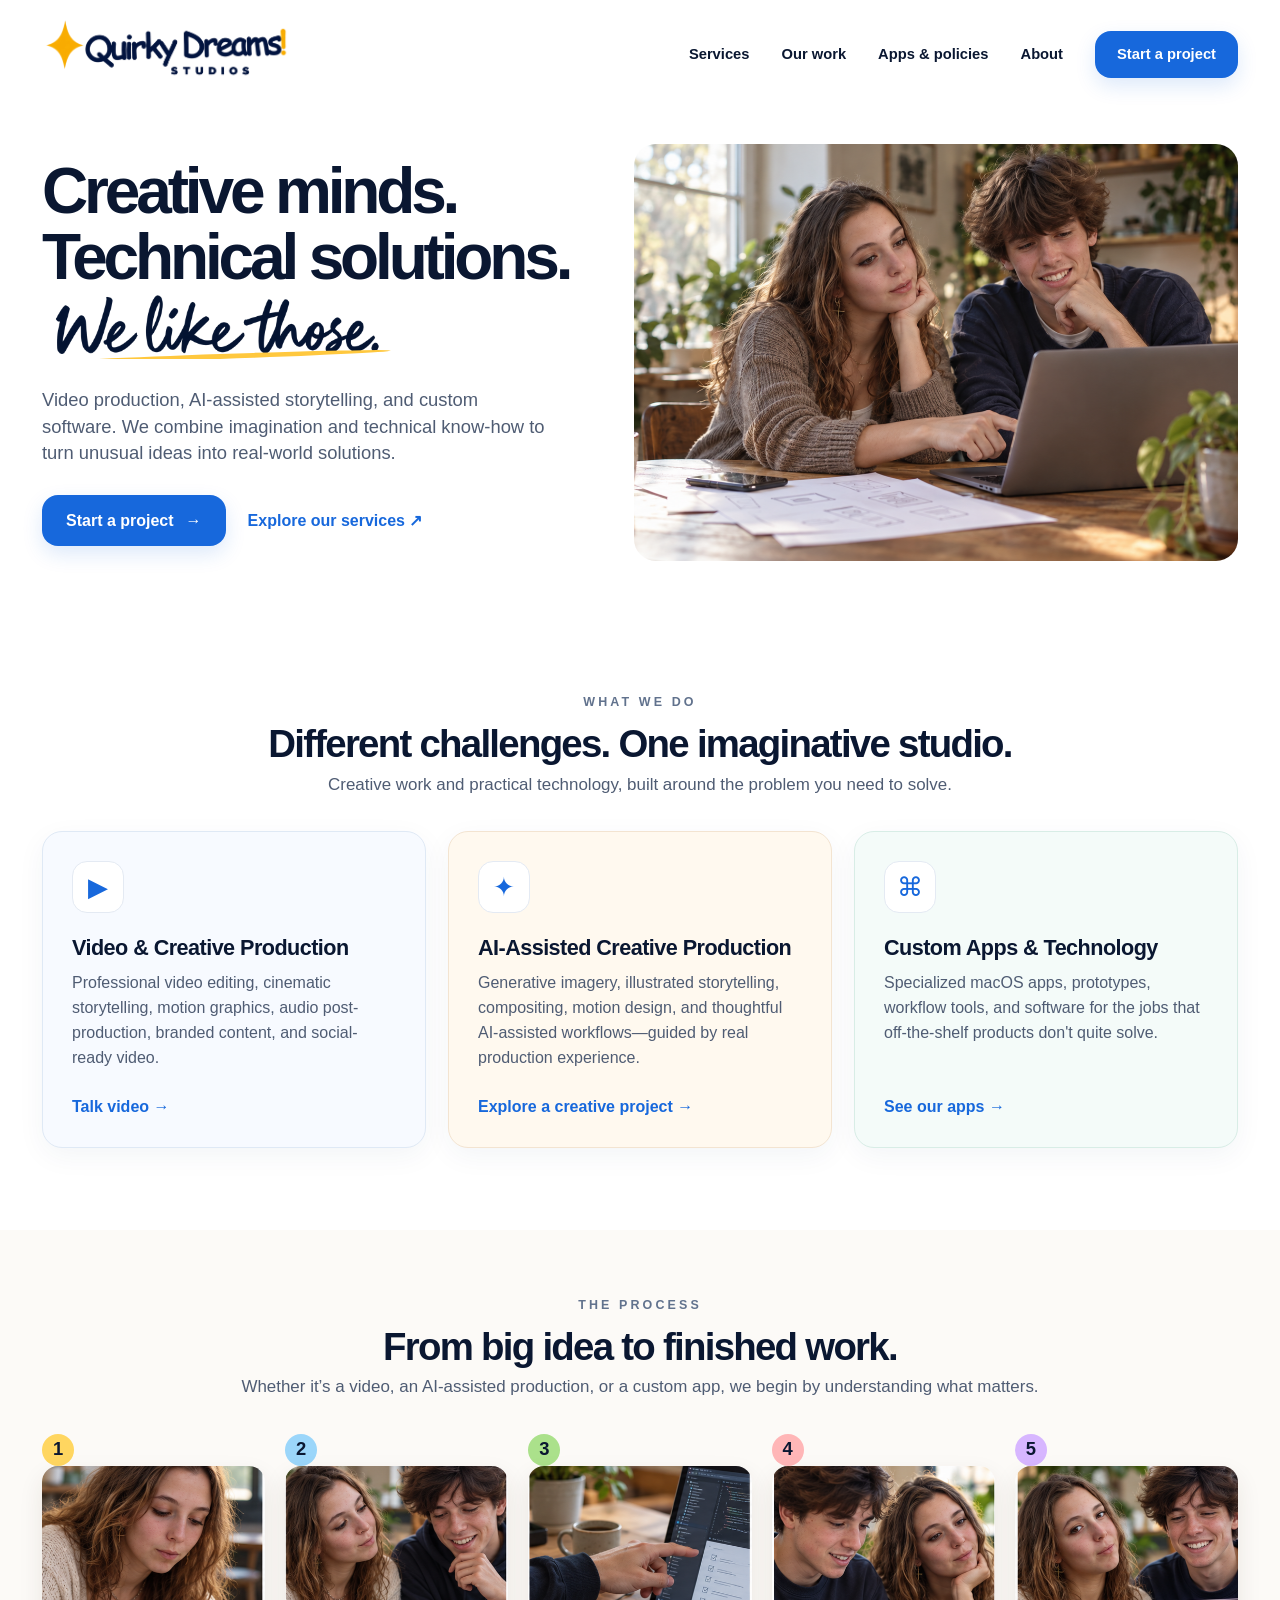
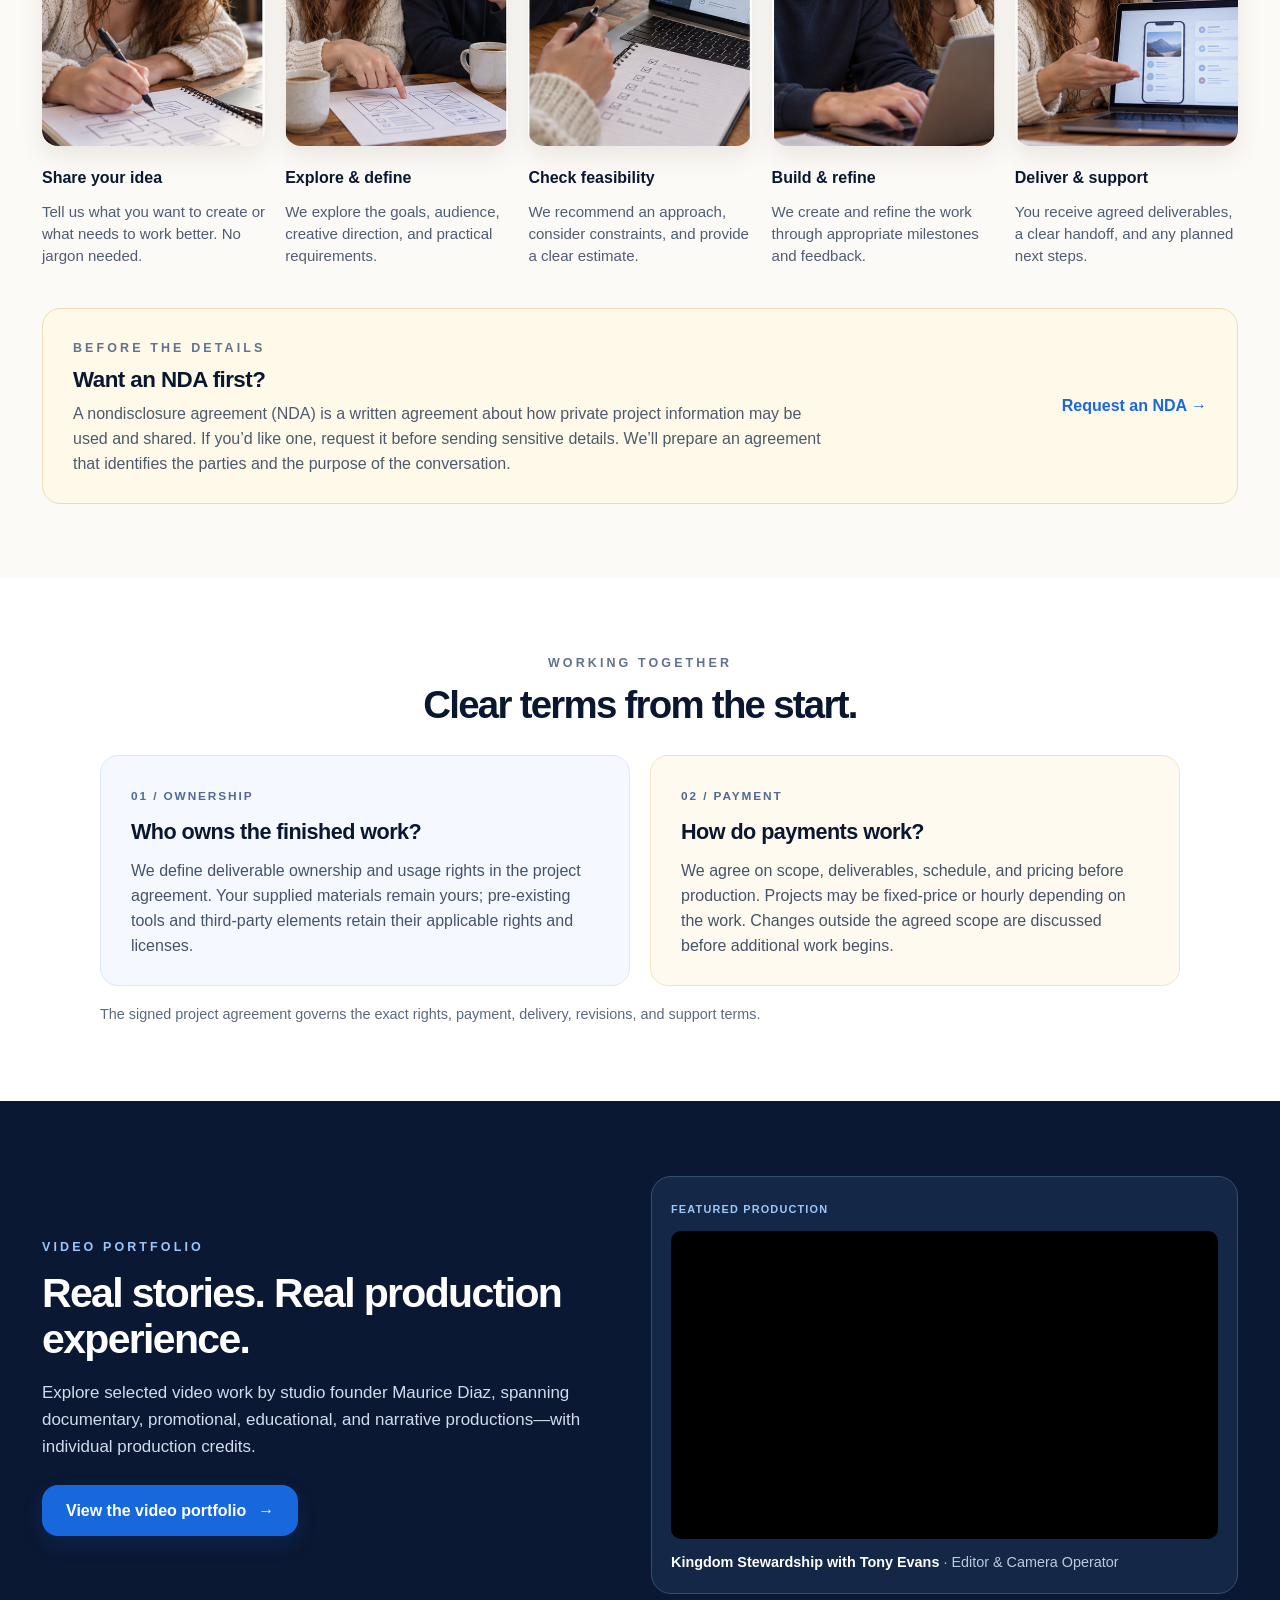
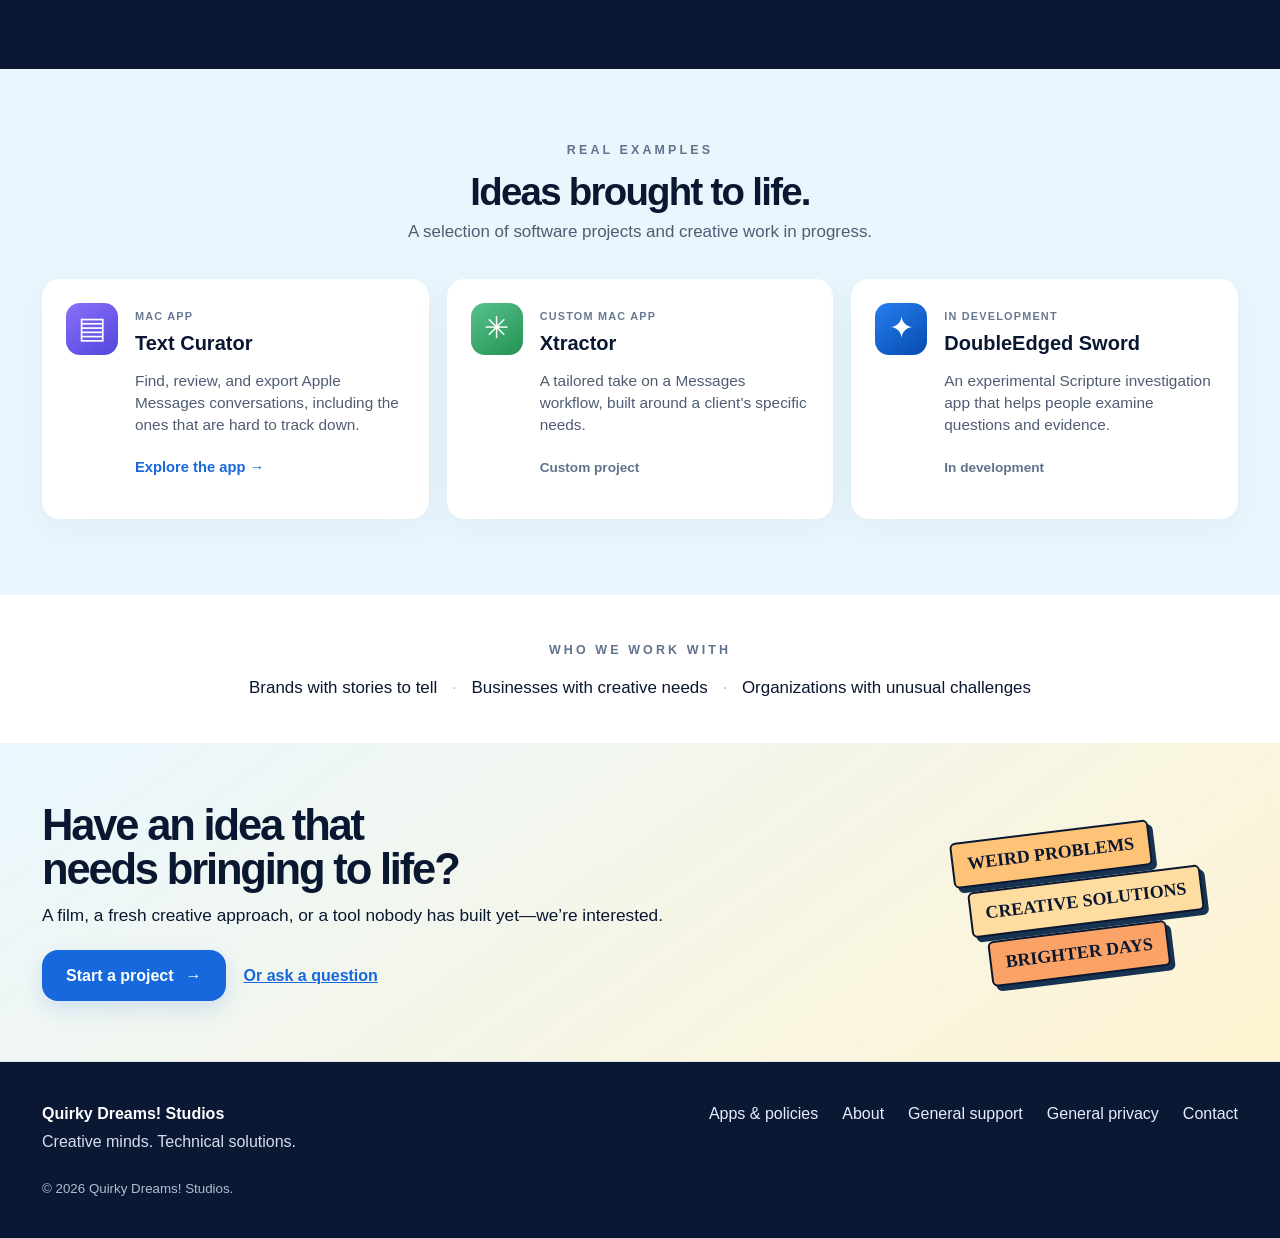
<file: index.html>
<!doctype html>
<html lang="en">
<head>
<meta charset="utf-8">
<meta name="viewport" content="width=device-width,initial-scale=1">
<title>Video Production, AI Creative & Custom Software | Quirky Dreams! Studios</title>
<meta name="description" content="Quirky Dreams! Studios combines professional video production, AI-assisted creativity, and custom software to turn unusual ideas into real-world solutions.">
<link rel="canonical" href="https://quirkydreams.com/">
<script type="application/ld+json">
{
  "@context": "https://schema.org",
  "@type": "Organization",
  "name": "Quirky Dreams! Studios",
  "url": "https://quirkydreams.com/",
  "logo": "https://quirkydreams.com/brand-logo.png",
  "description": "Video production, AI-assisted creative services, and custom app development for businesses, ministries, and organizations.",
  "email": "support@quirkydreams.com"
}
</script>
<link rel="icon" type="image/svg+xml" href="/electric-sheep-favicon.svg?v=20260927">
<link rel="stylesheet" href="styles.css?v=20260927-11">
</head>
<body class="home">
<header class="home-header"><nav class="home-nav" aria-label="Main navigation"><a class="home-brand" href="/" aria-label="Quirky Dreams! Studios home"><img src="brand-logo-handwritten.png?v=studios-20261009" alt="" width="250" height="51"></a><div class="home-links"><a href="#services">Services</a><a href="#work">Our work</a><a href="apps.html">Apps &amp; policies</a><a href="about.html">About</a><a class="nav-cta" href="mailto:maurice@quirkydreams.com?subject=Project%20inquiry">Start a project</a></div></nav></header>
<main class="home-main">
<section class="home-hero" aria-labelledby="hero-title"><div class="hero-copy"><h1 id="hero-title">Creative minds.<br>Technical solutions.<br><em>We like those.</em></h1><p>Video production, AI-assisted storytelling, and custom software. We combine imagination and technical know-how to turn unusual ideas into real-world solutions.</p><div class="hero-actions"><a class="home-button" href="mailto:maurice@quirkydreams.com?subject=Project%20inquiry">Start a project <span aria-hidden="true">→</span></a><a class="text-link" href="#services">Explore our services <span aria-hidden="true">↗</span></a></div></div><img class="hero-art" src="studio-hero.png" alt="Concept scene of Camila and Zach reviewing an app together" width="1989" height="791"></section>
<section id="services" class="services-section" aria-labelledby="services-title"><div class="section-heading"><span class="section-label">WHAT WE DO</span><h2 id="services-title">Different challenges. One imaginative studio.</h2><p>Creative work and practical technology, built around the problem you need to solve.</p></div><div class="services-grid">
<article class="service-card"><span class="service-symbol" aria-hidden="true">▶</span><h3>Video &amp; Creative Production</h3><p>Professional video editing, cinematic storytelling, motion graphics, audio post-production, branded content, and social-ready video.</p><a href="mailto:maurice@quirkydreams.com?subject=Video%20production%20inquiry">Talk video <span aria-hidden="true">→</span></a></article>
<article class="service-card"><span class="service-symbol" aria-hidden="true">✦</span><h3>AI-Assisted Creative Production</h3><p>Generative imagery, illustrated storytelling, compositing, motion design, and thoughtful AI-assisted workflows—guided by real production experience.</p><a href="mailto:maurice@quirkydreams.com?subject=AI-assisted%20creative%20project">Explore a creative project <span aria-hidden="true">→</span></a></article>
<article class="service-card"><span class="service-symbol" aria-hidden="true">⌘</span><h3>Custom Apps &amp; Technology</h3><p>Specialized macOS apps, prototypes, workflow tools, and software for the jobs that off-the-shelf products don't quite solve.</p><a href="apps.html">See our apps <span aria-hidden="true">→</span></a></article>
</div></section>
<section id="process" class="process-section" aria-labelledby="process-title"><div class="section-heading"><span class="section-label">THE PROCESS</span><h2 id="process-title">From big idea to finished work.</h2><p>Whether it’s a video, an AI-assisted production, or a custom app, we begin by understanding what matters.</p></div><ol class="process-grid"><li><span class="step-number yellow">1</span><span class="step-photo step-photo-1" aria-hidden="true"></span><h3>Share your idea</h3><p>Tell us what you want to create or what needs to work better. No jargon needed.</p></li><li><span class="step-number blue">2</span><span class="step-photo step-photo-2" aria-hidden="true"></span><h3>Explore &amp; define</h3><p>We explore the goals, audience, creative direction, and practical requirements.</p></li><li><span class="step-number green">3</span><span class="step-photo step-photo-3" aria-hidden="true"></span><h3>Check feasibility</h3><p>We recommend an approach, consider constraints, and provide a clear estimate.</p></li><li><span class="step-number coral">4</span><span class="step-photo step-photo-4" aria-hidden="true"></span><h3>Build &amp; refine</h3><p>We create and refine the work through appropriate milestones and feedback.</p></li><li><span class="step-number purple">5</span><span class="step-photo step-photo-5" aria-hidden="true"></span><h3>Deliver &amp; support</h3><p>You receive agreed deliverables, a clear handoff, and any planned next steps.</p></li></ol><aside class="nda-callout" aria-labelledby="nda-title"><div><span class="section-label">BEFORE THE DETAILS</span><h3 id="nda-title">Want an NDA first?</h3><p>A nondisclosure agreement (NDA) is a written agreement about how private project information may be used and shared. If you’d like one, request it before sending sensitive details. We’ll prepare an agreement that identifies the parties and the purpose of the conversation.</p></div><a href="mailto:support@quirkydreams.com?subject=Request%20an%20NDA%20for%20a%20project">Request an NDA <span aria-hidden="true">→</span></a></aside></section>
<section class="terms-section" aria-labelledby="terms-title"><div class="section-heading"><span class="section-label">WORKING TOGETHER</span><h2 id="terms-title">Clear terms from the start.</h2></div><div class="terms-grid"><article><span class="terms-kicker">01 / OWNERSHIP</span><h3>Who owns the finished work?</h3><p>We define deliverable ownership and usage rights in the project agreement. Your supplied materials remain yours; pre-existing tools and third-party elements retain their applicable rights and licenses.</p></article><article><span class="terms-kicker">02 / PAYMENT</span><h3>How do payments work?</h3><p>We agree on scope, deliverables, schedule, and pricing before production. Projects may be fixed-price or hourly depending on the work. Changes outside the agreed scope are discussed before additional work begins.</p></article></div><p class="terms-note">The signed project agreement governs the exact rights, payment, delivery, revisions, and support terms.</p></section>
<section class="portfolio-spotlight" aria-labelledby="portfolio-title"><div><span class="section-label">VIDEO PORTFOLIO</span><h2 id="portfolio-title">Real stories. Real production experience.</h2><p>Explore selected video work by studio founder Maurice Diaz, spanning documentary, promotional, educational, and narrative productions—with individual production credits.</p><a class="home-button" href="/maurice/">View the video portfolio <span aria-hidden="true">→</span></a></div><div class="portfolio-feature"><span class="project-kind">FEATURED PRODUCTION</span><div class="portfolio-video"><iframe src="https://www.youtube-nocookie.com/embed/YbBVpdBLDfM" title="Kingdom Stewardship with Tony Evans — selected video work by Maurice Diaz" loading="lazy" allow="accelerometer; autoplay; clipboard-write; encrypted-media; gyroscope; picture-in-picture; web-share" referrerpolicy="strict-origin-when-cross-origin" allowfullscreen></iframe></div><p>Kingdom Stewardship with Tony Evans <span>· Editor &amp; Camera Operator</span></p></div></section>
<section id="work" class="examples-section" aria-labelledby="examples-title"><div class="section-heading"><span class="section-label">REAL EXAMPLES</span><h2 id="examples-title">Ideas brought to life.</h2><p>A selection of software projects and creative work in progress.</p></div><div class="examples-grid"><article class="example-card"><span class="example-icon tc" aria-hidden="true">▤</span><div><span class="project-kind">MAC APP</span><h3>Text Curator</h3><p>Find, review, and export Apple Messages conversations, including the ones that are hard to track down.</p><a href="text-curator.html">Explore the app <span aria-hidden="true">→</span></a></div></article><article class="example-card"><span class="example-icon xt" aria-hidden="true">✳</span><div><span class="project-kind">CUSTOM MAC APP</span><h3>Xtractor</h3><p>A tailored take on a Messages workflow, built around a client’s specific needs.</p><span class="project-status">Custom project</span></div></article><article class="example-card"><span class="example-icon des" aria-hidden="true">✦</span><div><span class="project-kind">IN DEVELOPMENT</span><h3>DoubleEdged Sword</h3><p>An experimental Scripture investigation app that helps people examine questions and evidence.</p><span class="project-status">In development</span></div></article></div></section>
<section id="about" class="about-section"><span class="section-label">WHO WE WORK WITH</span><p>Brands with stories to tell <span>·</span> Businesses with creative needs <span>·</span> Organizations with unusual challenges</p></section>
<section class="closing-section"><div><h2>Have an idea that<br>needs bringing to life?</h2><p>A film, a fresh creative approach, or a tool nobody has built yet—we’re interested.</p><a class="home-button" href="mailto:maurice@quirkydreams.com?subject=Project%20inquiry">Start a project <span aria-hidden="true">→</span></a><a class="closing-link" href="mailto:support@quirkydreams.com?subject=Question%20for%20Quirky%20Dreams">Or ask a question</a></div><div class="closing-mark" aria-hidden="true"><span>WEIRD PROBLEMS</span><span>CREATIVE SOLUTIONS</span><span>BRIGHTER DAYS</span></div></section>
</main>
<footer class="home-footer"><div><strong>Quirky Dreams! Studios</strong><p>Creative minds. Technical solutions.</p></div><nav aria-label="Footer links"><a href="apps.html">Apps &amp; policies</a><a href="about.html">About</a><a href="general-support.html">General support</a><a href="general-privacy.html">General privacy</a><a href="contact.html">Contact</a></nav><small>© 2026 Quirky Dreams! Studios.</small></footer>
</body>
</html>
</file>
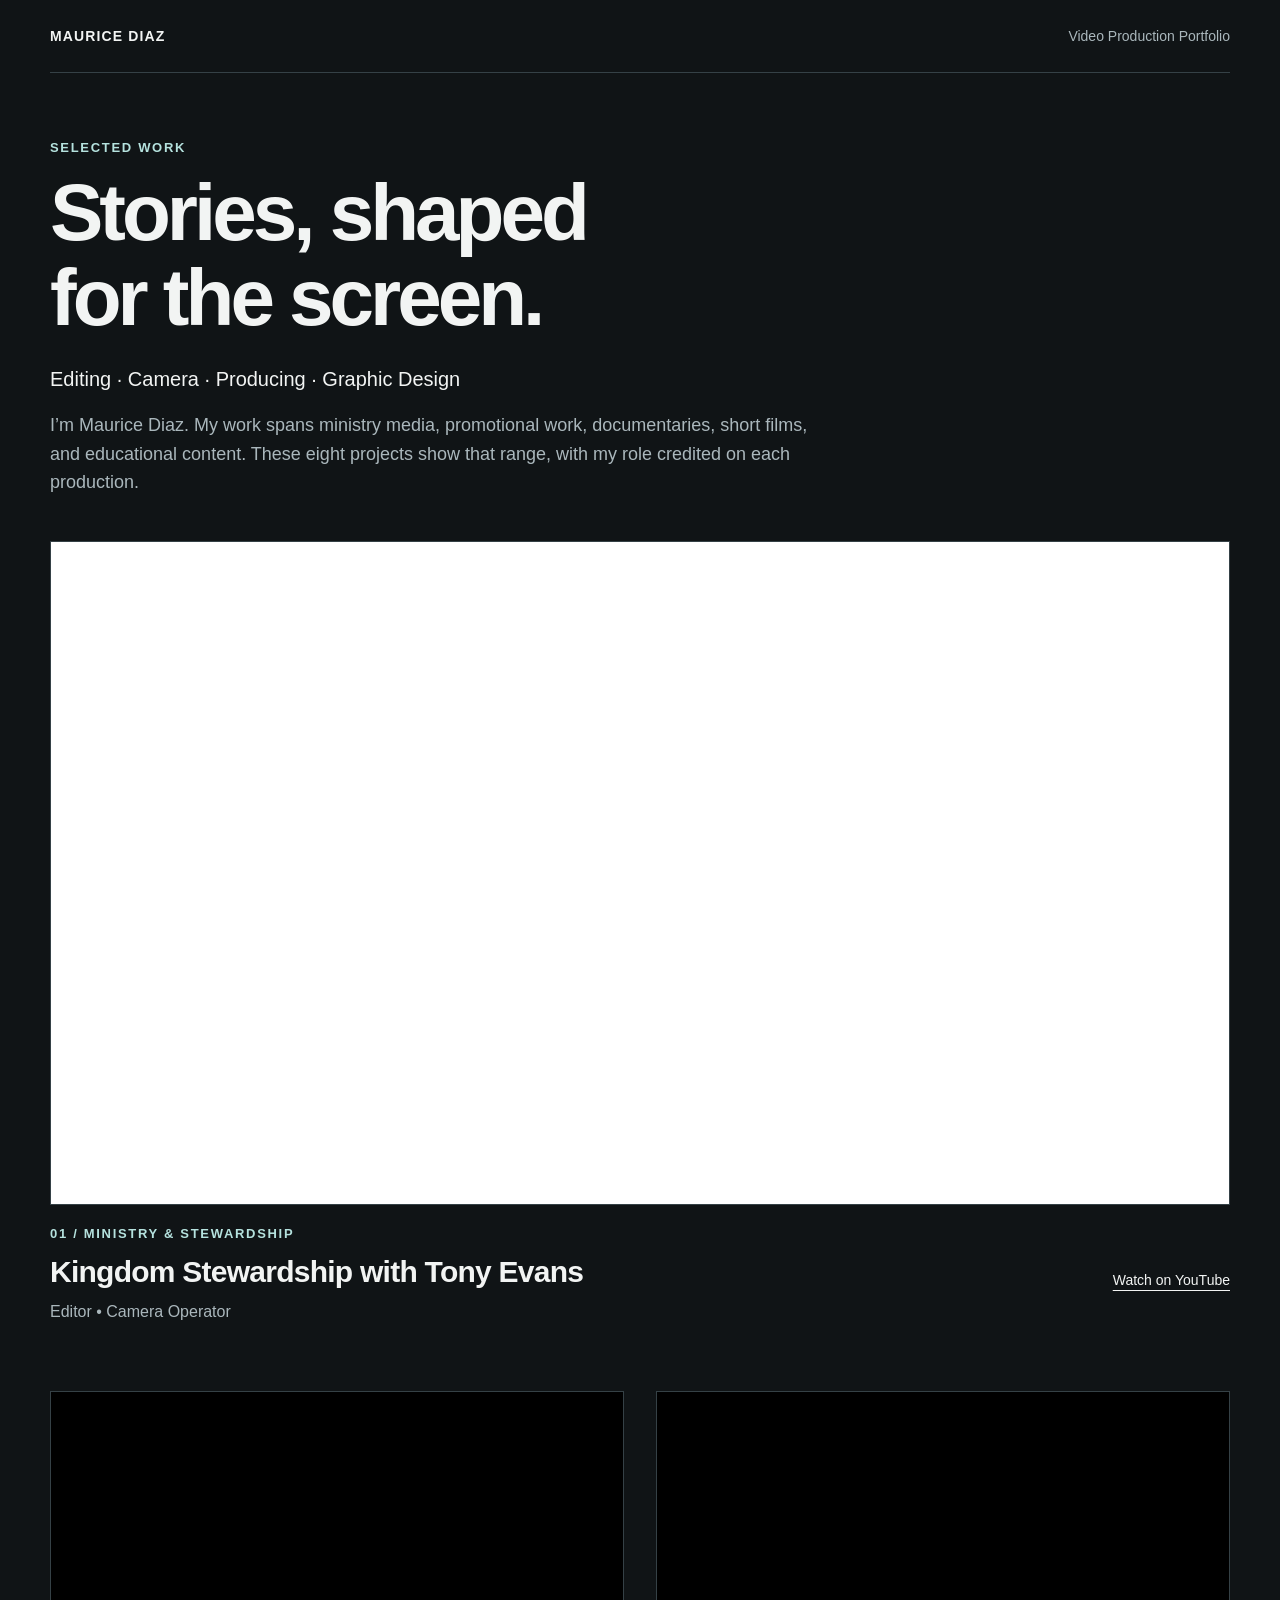
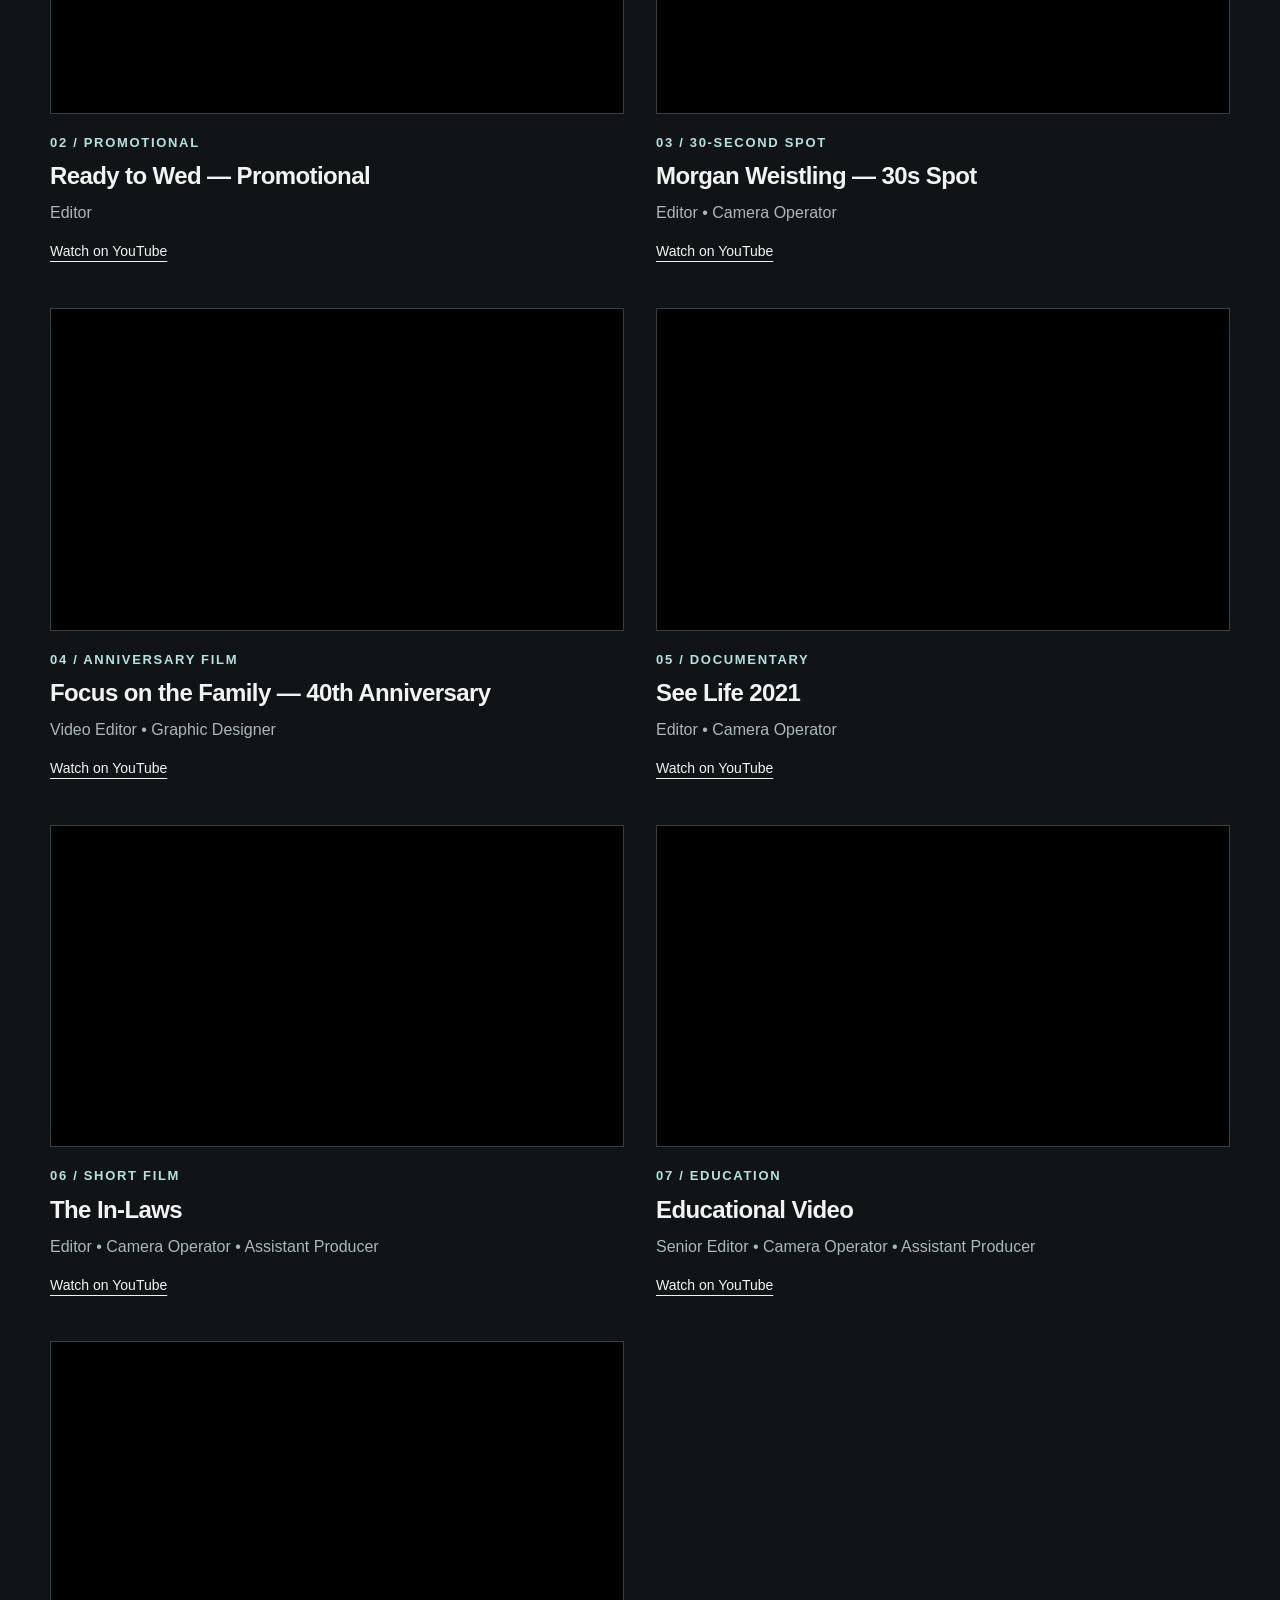
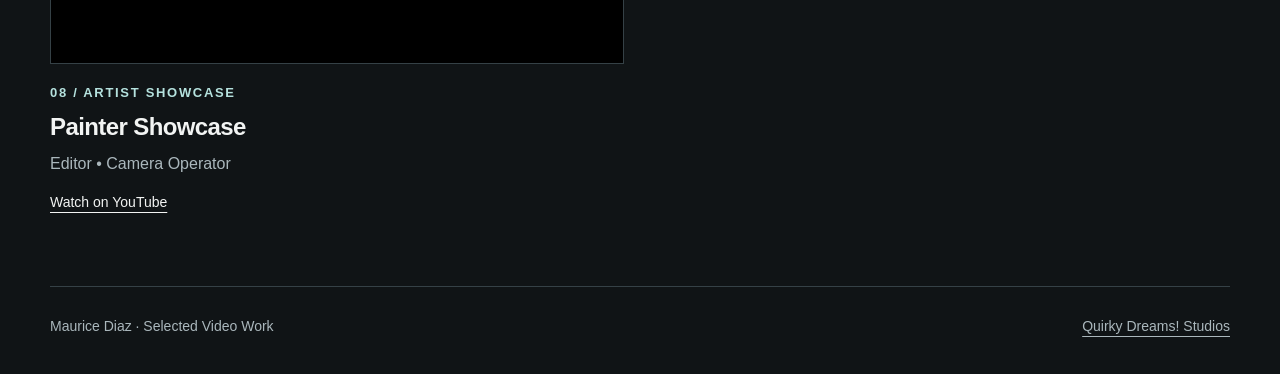
<file: maurice/index.html>
<!doctype html>
<html lang="en"><head><meta charset="utf-8"><meta name="viewport" content="width=device-width,initial-scale=1"><title>Maurice Diaz | Video Production Portfolio</title><meta name="description" content="Selected video work by Maurice Diaz across documentary, narrative, education, music, and ministry media. Credits in editing, camera operation, producing, and graphic design."><meta name="robots" content="noindex"><link rel="canonical" href="https://quirkydreams.com/maurice/"><style>
:root{color-scheme:dark;--bg:#101416;--text:#f2f4f3;--muted:#aab7bc;--line:#354146;--accent:#b5e2de}*{box-sizing:border-box}html{scroll-behavior:smooth}body{margin:0;background:var(--bg);color:var(--text);font-family:Arial,Helvetica,sans-serif;font-size:16px;line-height:1.6}a{color:inherit;text-underline-offset:5px}a:focus-visible{outline:3px solid var(--accent);outline-offset:6px}.skip{position:absolute;top:-80px;left:20px;background:var(--bg);padding:12px;z-index:2}.skip:focus{top:12px}.wrap{width:min(1180px,calc(100% - 80px));margin:auto}header{display:flex;justify-content:space-between;gap:24px;align-items:center;border-bottom:1px solid var(--line);padding:25px 0}.identity{text-decoration:none;font-weight:700;letter-spacing:.08em;font-size:14px}header span{color:var(--muted);font-size:14px}.intro{padding:65px 0 44px;max-width:880px}.eyebrow,.kind{text-transform:uppercase;font-size:13px;letter-spacing:.13em;font-weight:700;color:var(--accent);margin:0 0 12px}h1{font-size:clamp(44px,7vw,80px);line-height:1.06;letter-spacing:-.05em;margin:0 0 22px;font-weight:600}.intro .roles{font-size:20px;color:var(--text);margin:0 0 16px}.intro .summary{font-size:18px;max-width:760px;color:var(--muted);margin:0}.grid{display:grid;grid-template-columns:repeat(2,minmax(0,1fr));gap:44px 32px}.featured{grid-column:1/-1;margin-bottom:10px}.player{aspect-ratio:16/9;background:#000;border:1px solid var(--line);overflow:hidden}iframe{width:100%;height:100%;border:0;display:block}.project-info{padding:19px 0 0}.featured .project-info{display:flex;justify-content:space-between;gap:24px;align-items:center}h2,h3{line-height:1.25;letter-spacing:-.025em;margin:0 0 9px;font-size:24px}h2{font-size:30px}.kind{margin-bottom:8px}.credits{color:var(--muted);font-size:16px;margin:0 0 12px}.watch{font-size:14px;white-space:nowrap}.section-label{margin:52px 0 24px;font-size:16px;text-transform:uppercase;letter-spacing:.12em;font-weight:600}footer{margin-top:72px;padding:28px 0 36px;border-top:1px solid var(--line);display:flex;justify-content:space-between;gap:24px;color:var(--muted);font-size:14px}.sr-only{position:absolute;width:1px;height:1px;padding:0;margin:-1px;overflow:hidden;clip:rect(0,0,0,0);white-space:nowrap;border:0}@media(max-width:700px){.wrap{width:calc(100% - 36px)}header{padding:20px 0}header span{font-size:12px}.intro{padding:42px 0 32px}.intro .roles{font-size:18px}.intro .summary{font-size:16px}.grid{grid-template-columns:1fr;gap:32px}.featured .project-info{display:block}h2{font-size:25px}h3{font-size:22px}.featured{margin-bottom:0}footer{margin-top:48px;flex-direction:column;gap:8px}.section-label{margin-top:36px}}@media(prefers-reduced-motion:reduce){html{scroll-behavior:auto}}
</style></head><body><a class="skip" href="#work">Skip to selected work</a><div class="wrap"><header><a class="identity" href="#top">MAURICE DIAZ</a><span>Video Production Portfolio</span></header><main id="top"><section class="intro" aria-labelledby="title"><p class="eyebrow">Selected work</p><h1 id="title">Stories, shaped<br>for the screen.</h1><p class="roles">Editing · Camera · Producing · Graphic Design</p><p class="summary">I’m Maurice Diaz. My work spans ministry media, promotional work, documentaries, short films, and educational content. These eight projects show that range, with my role credited on each production.</p></section><section id="work" aria-label="Selected video projects"><div class="grid"><article class="project featured" aria-labelledby="project-0"><div class="player"><iframe src="https://www.youtube-nocookie.com/embed/YbBVpdBLDfM" title="Kingdom Stewardship with Tony Evans — video player" allow="accelerometer; autoplay; clipboard-write; encrypted-media; gyroscope; picture-in-picture; web-share" referrerpolicy="strict-origin-when-cross-origin" allowfullscreen></iframe></div><div class="project-info"><div><p class="kind">01 / Ministry & stewardship</p><h2 id="project-0">Kingdom Stewardship with Tony Evans</h2><p class="credits">Editor • Camera Operator</p></div><a class="watch" href="https://youtu.be/YbBVpdBLDfM" target="_blank" rel="noopener noreferrer">Watch on YouTube<span class="sr-only">: Kingdom Stewardship with Tony Evans (opens a new tab)</span></a></div></article>
<article class="project" aria-labelledby="project-1"><div class="player"><iframe src="https://www.youtube-nocookie.com/embed/guGtmELmELI" title="Ready to Wed — Promotional — video player" loading="lazy" allow="accelerometer; autoplay; clipboard-write; encrypted-media; gyroscope; picture-in-picture; web-share" referrerpolicy="strict-origin-when-cross-origin" allowfullscreen></iframe></div><div class="project-info"><div><p class="kind">02 / Promotional</p><h3 id="project-1">Ready to Wed — Promotional</h3><p class="credits">Editor</p></div><a class="watch" href="https://youtu.be/guGtmELmELI" target="_blank" rel="noopener noreferrer">Watch on YouTube<span class="sr-only">: Ready to Wed — Promotional (opens a new tab)</span></a></div></article>
<article class="project" aria-labelledby="project-2"><div class="player"><iframe src="https://www.youtube-nocookie.com/embed/tGGGO9D1hhE" title="Morgan Weistling — 30s Spot — video player" loading="lazy" allow="accelerometer; autoplay; clipboard-write; encrypted-media; gyroscope; picture-in-picture; web-share" referrerpolicy="strict-origin-when-cross-origin" allowfullscreen></iframe></div><div class="project-info"><div><p class="kind">03 / 30-second spot</p><h3 id="project-2">Morgan Weistling — 30s Spot</h3><p class="credits">Editor • Camera Operator</p></div><a class="watch" href="https://youtu.be/tGGGO9D1hhE" target="_blank" rel="noopener noreferrer">Watch on YouTube<span class="sr-only">: Morgan Weistling — 30s Spot (opens a new tab)</span></a></div></article>
<article class="project" aria-labelledby="project-3"><div class="player"><iframe src="https://www.youtube-nocookie.com/embed/fJYHikKVNyk" title="Focus on the Family — 40th Anniversary — video player" loading="lazy" allow="accelerometer; autoplay; clipboard-write; encrypted-media; gyroscope; picture-in-picture; web-share" referrerpolicy="strict-origin-when-cross-origin" allowfullscreen></iframe></div><div class="project-info"><div><p class="kind">04 / Anniversary film</p><h3 id="project-3">Focus on the Family — 40th Anniversary</h3><p class="credits">Video Editor • Graphic Designer</p></div><a class="watch" href="https://youtu.be/fJYHikKVNyk" target="_blank" rel="noopener noreferrer">Watch on YouTube<span class="sr-only">: Focus on the Family — 40th Anniversary (opens a new tab)</span></a></div></article>
<article class="project" aria-labelledby="project-4"><div class="player"><iframe src="https://www.youtube-nocookie.com/embed/GdqYRomI2O8" title="See Life 2021 — video player" loading="lazy" allow="accelerometer; autoplay; clipboard-write; encrypted-media; gyroscope; picture-in-picture; web-share" referrerpolicy="strict-origin-when-cross-origin" allowfullscreen></iframe></div><div class="project-info"><div><p class="kind">05 / Documentary</p><h3 id="project-4">See Life 2021</h3><p class="credits">Editor • Camera Operator</p></div><a class="watch" href="https://youtu.be/GdqYRomI2O8" target="_blank" rel="noopener noreferrer">Watch on YouTube<span class="sr-only">: See Life 2021 (opens a new tab)</span></a></div></article>
<article class="project" aria-labelledby="project-5"><div class="player"><iframe src="https://www.youtube-nocookie.com/embed/uFVOfbte-1o" title="The In-Laws — video player" loading="lazy" allow="accelerometer; autoplay; clipboard-write; encrypted-media; gyroscope; picture-in-picture; web-share" referrerpolicy="strict-origin-when-cross-origin" allowfullscreen></iframe></div><div class="project-info"><div><p class="kind">06 / Short film</p><h3 id="project-5">The In-Laws</h3><p class="credits">Editor • Camera Operator • Assistant Producer</p></div><a class="watch" href="https://youtu.be/uFVOfbte-1o" target="_blank" rel="noopener noreferrer">Watch on YouTube<span class="sr-only">: The In-Laws (opens a new tab)</span></a></div></article>
<article class="project" aria-labelledby="project-6"><div class="player"><iframe src="https://www.youtube-nocookie.com/embed/ob6Zb8KPOkA" title="Educational Video — video player" loading="lazy" allow="accelerometer; autoplay; clipboard-write; encrypted-media; gyroscope; picture-in-picture; web-share" referrerpolicy="strict-origin-when-cross-origin" allowfullscreen></iframe></div><div class="project-info"><div><p class="kind">07 / Education</p><h3 id="project-6">Educational Video</h3><p class="credits">Senior Editor • Camera Operator • Assistant Producer</p></div><a class="watch" href="https://youtu.be/ob6Zb8KPOkA" target="_blank" rel="noopener noreferrer">Watch on YouTube<span class="sr-only">: Educational Video (opens a new tab)</span></a></div></article>
<article class="project" aria-labelledby="project-7"><div class="player"><iframe src="https://www.youtube-nocookie.com/embed/q0dr5ksqAcM" title="Painter Showcase — video player" loading="lazy" allow="accelerometer; autoplay; clipboard-write; encrypted-media; gyroscope; picture-in-picture; web-share" referrerpolicy="strict-origin-when-cross-origin" allowfullscreen></iframe></div><div class="project-info"><div><p class="kind">08 / Artist showcase</p><h3 id="project-7">Painter Showcase</h3><p class="credits">Editor • Camera Operator</p></div><a class="watch" href="https://youtu.be/q0dr5ksqAcM" target="_blank" rel="noopener noreferrer">Watch on YouTube<span class="sr-only">: Painter Showcase (opens a new tab)</span></a></div></article></div></section></section></main><footer><span>Maurice Diaz · Selected Video Work</span><a href="https://quirkydreams.com/">Quirky Dreams! Studios</a></footer></div></body></html>
</file>
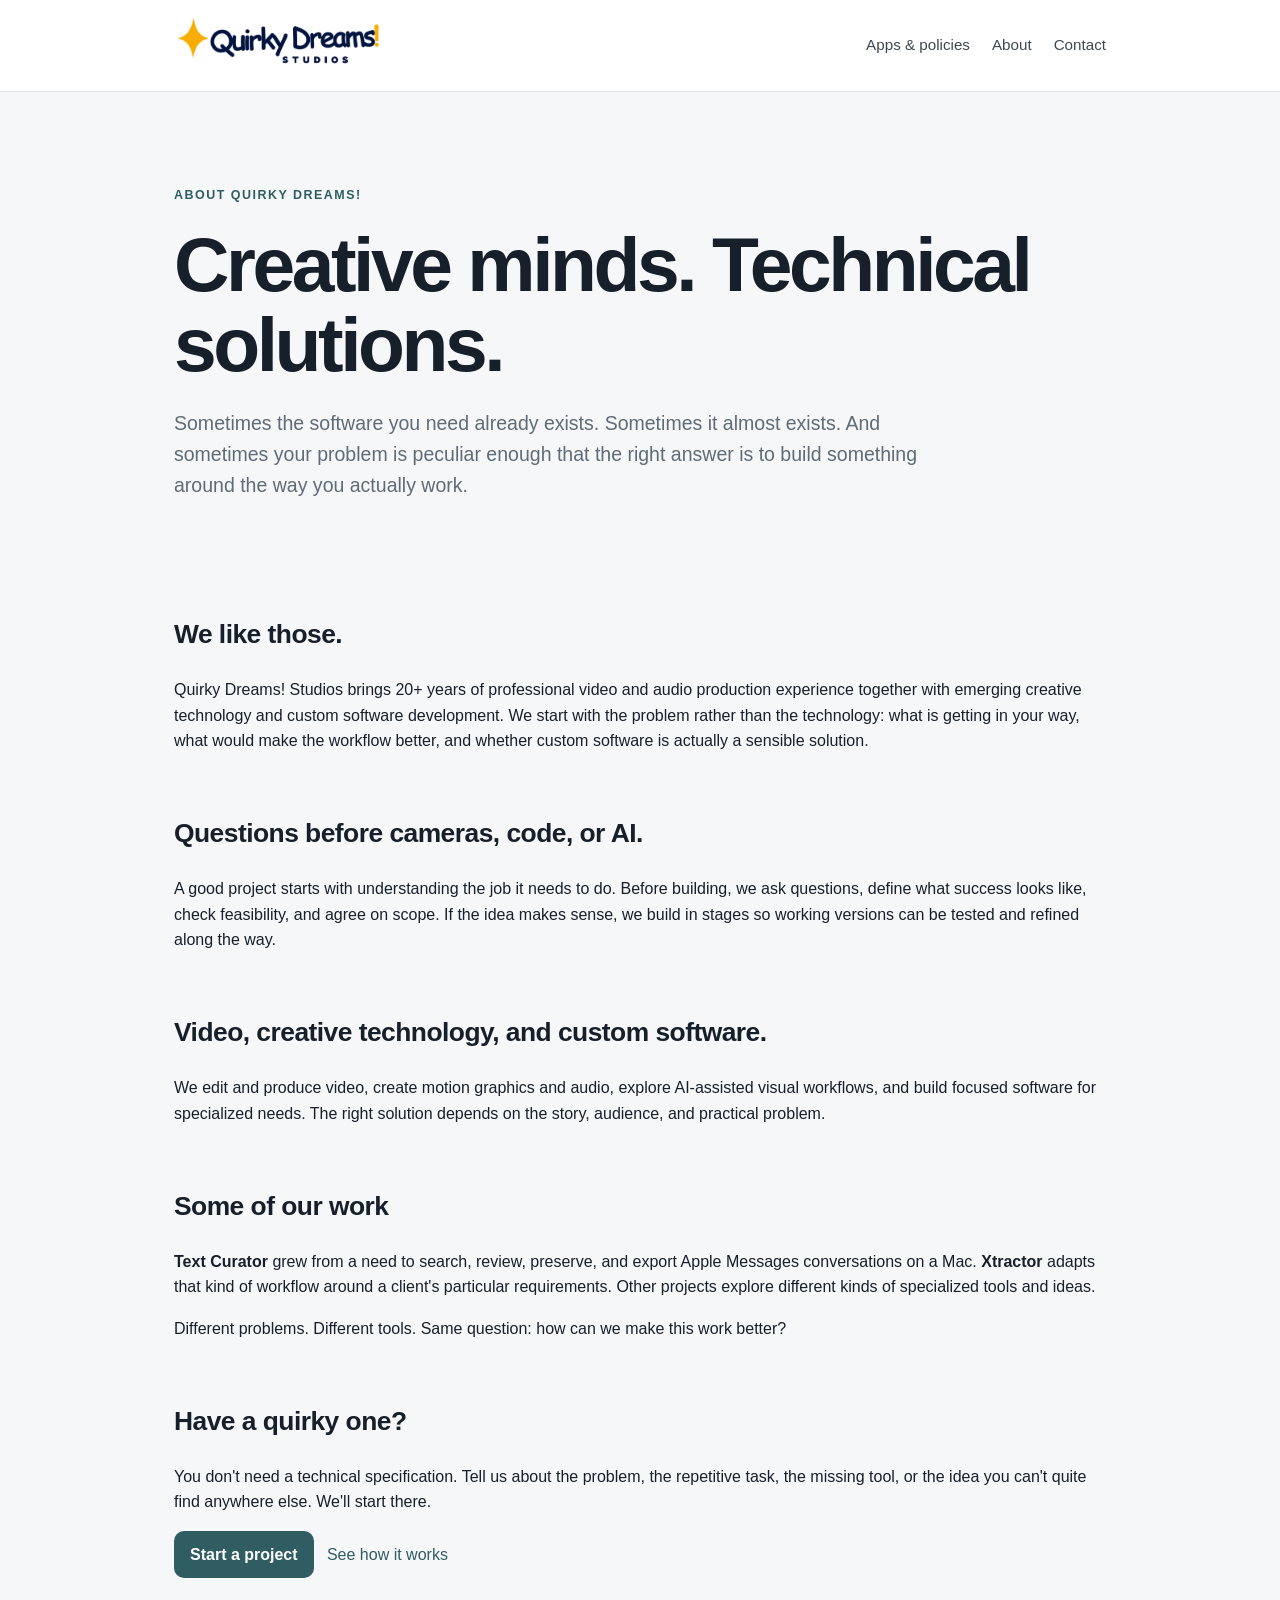
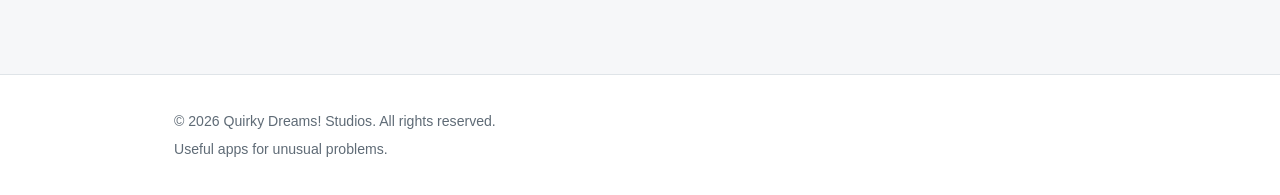
<file: about.html>
<!doctype html>
<html lang="en">
<head>
<meta charset="utf-8">
<meta name="viewport" content="width=device-width,initial-scale=1">
<title>About Quirky Dreams! Studios | Film, AI Creativity & Software</title>
<meta name="description" content="Quirky Dreams! Studios combines professional video production, AI-assisted creative workflows, and custom software development.">
<link rel="canonical" href="https://quirkydreams.com/about.html">
<link rel="icon" type="image/svg+xml" href="/electric-sheep-favicon.svg?v=20260927">
<link rel="stylesheet" href="styles.css?v=20260927-11">
</head>
<body>
<header><nav class="nav"><a class="brand" href="/" aria-label="Quirky Dreams! Studios home"><img src="brand-logo-handwritten.png?v=studios-20261009" alt="" width="210" height="43"></a><a href="apps.html">Apps &amp; policies</a><a href="about.html">About</a><a href="contact.html">Contact</a></nav></header>
<main>
<section class="hero"><div class="eyebrow">ABOUT QUIRKY DREAMS!</div><h1>Creative minds. Technical solutions.</h1><p class="lead">Sometimes the software you need already exists. Sometimes it almost exists. And sometimes your problem is peculiar enough that the right answer is to build something around the way you actually work.</p></section>
<h2>We like those.</h2>
<p>Quirky Dreams! Studios brings 20+ years of professional video and audio production experience together with emerging creative technology and custom software development. We start with the problem rather than the technology: what is getting in your way, what would make the workflow better, and whether custom software is actually a sensible solution.</p>
<h2>Questions before cameras, code, or AI.</h2>
<p>A good project starts with understanding the job it needs to do. Before building, we ask questions, define what success looks like, check feasibility, and agree on scope. If the idea makes sense, we build in stages so working versions can be tested and refined along the way.</p>
<h2>Video, creative technology, and custom software.</h2>
<p>We edit and produce video, create motion graphics and audio, explore AI-assisted visual workflows, and build focused software for specialized needs. The right solution depends on the story, audience, and practical problem.</p>
<h2>Some of our work</h2>
<p><strong>Text Curator</strong> grew from a need to search, review, preserve, and export Apple Messages conversations on a Mac. <strong>Xtractor</strong> adapts that kind of workflow around a client's particular requirements. Other projects explore different kinds of specialized tools and ideas.</p>
<p>Different problems. Different tools. Same question: how can we make this work better?</p>
<h2>Have a quirky one?</h2>
<p>You don't need a technical specification. Tell us about the problem, the repetitive task, the missing tool, or the idea you can't quite find anywhere else. We'll start there.</p>
<p><a class="button" href="mailto:maurice@quirkydreams.com?subject=Project%20inquiry">Start a project</a> &nbsp; <a href="index.html#process">See how it works</a></p>
</main>
<footer><div class="footer"><p>© 2026 Quirky Dreams! Studios. All rights reserved.</p><p>Useful apps for unusual problems.</p><!-- ⚡🐑 --></div></footer>
</body>
</html>
</file>
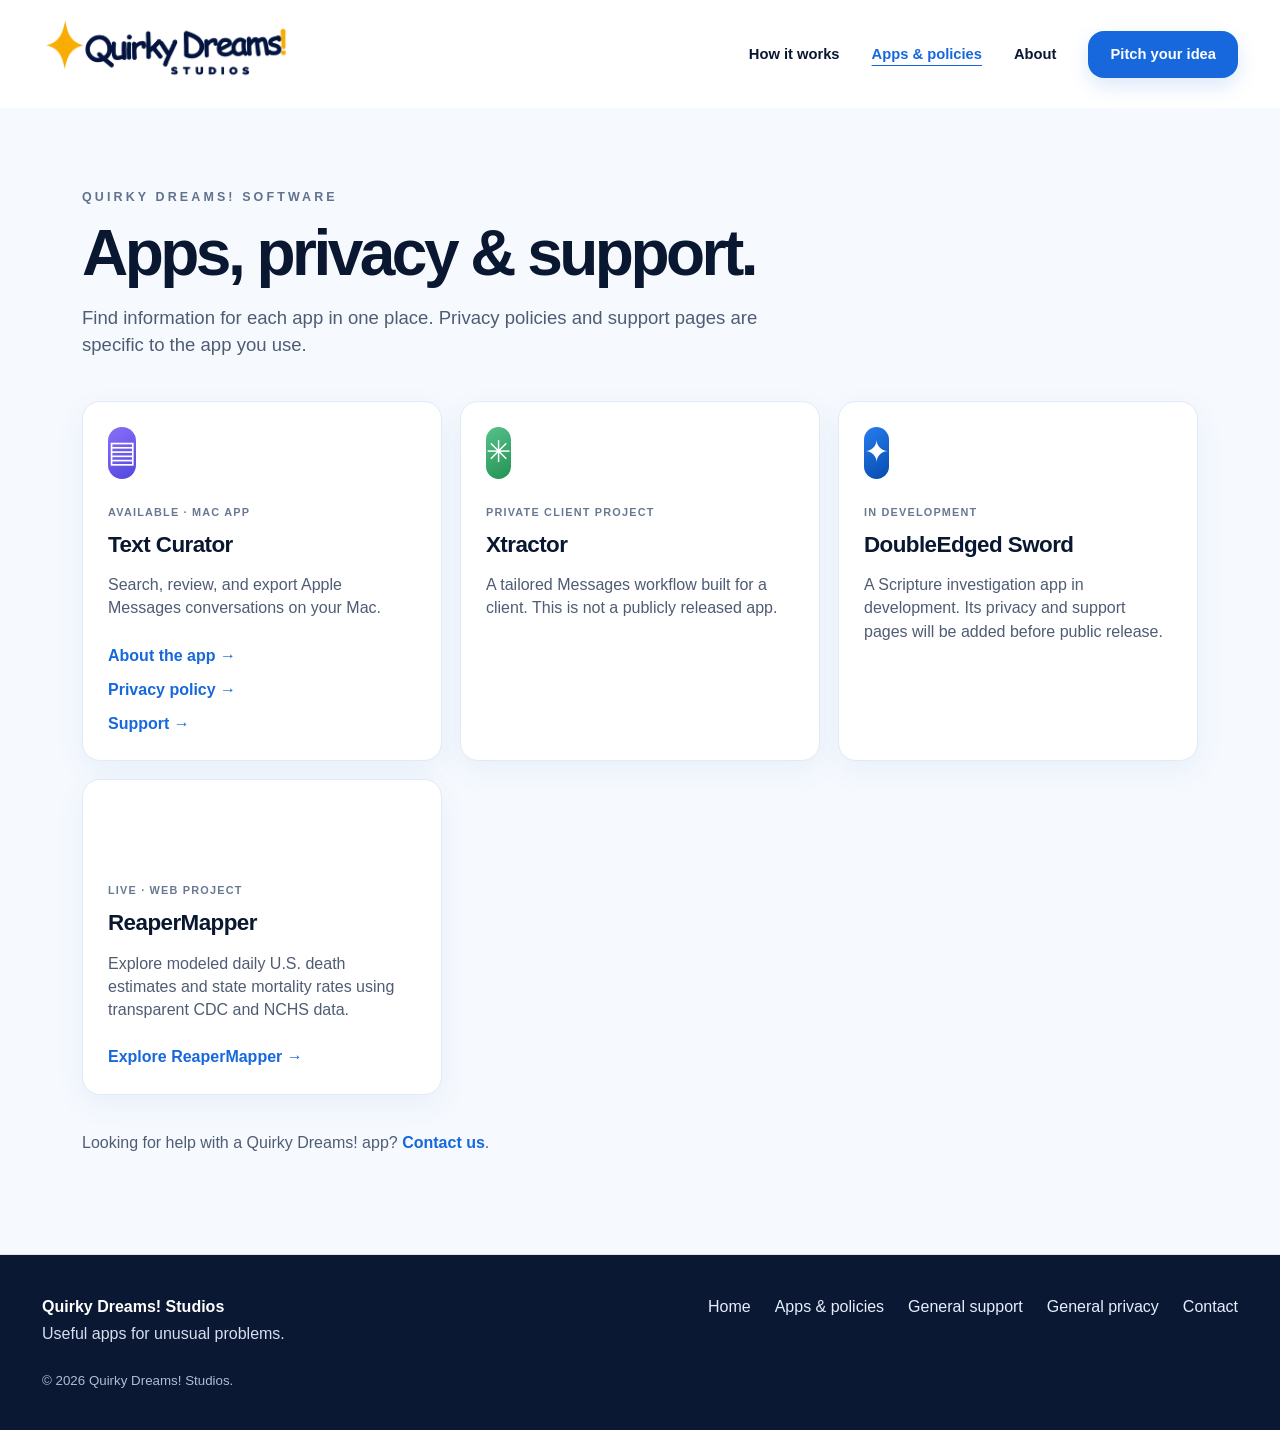
<file: apps.html>
<!doctype html>
<html lang="en">
<head>
<meta charset="utf-8">
<meta name="viewport" content="width=device-width,initial-scale=1">
<title>Apps, Privacy &amp; Support — Quirky Dreams! Studios</title>
<meta name="description" content="Find Quirky Dreams! Studios apps and each app's privacy policy and support information.">
<link rel="canonical" href="https://quirkydreams.com/apps.html">
<link rel="icon" type="image/svg+xml" href="/electric-sheep-favicon.svg?v=20260927">
<link rel="stylesheet" href="styles.css?v=20260927-8">
</head>
<body class="home app-hub">
<header class="home-header"><nav class="home-nav" aria-label="Main navigation"><a class="home-brand" href="/" aria-label="Quirky Dreams! Studios home"><img src="brand-logo-handwritten.png?v=studios-20261009" alt="" width="250" height="51"></a><div class="home-links"><a href="index.html#process">How it works</a><a href="apps.html" aria-current="page">Apps &amp; policies</a><a href="about.html">About</a><a class="nav-cta" href="mailto:support@quirkydreams.com?subject=My%20quirky%20app%20idea">Pitch your idea</a></div></nav></header>
<main class="hub-main"><div class="hub-intro"><span class="section-label">QUIRKY DREAMS! SOFTWARE</span><h1>Apps, privacy &amp; support.</h1><p>Find information for each app in one place. Privacy policies and support pages are specific to the app you use.</p></div><div class="hub-grid"><article class="hub-card"><span class="example-icon tc" aria-hidden="true">▤</span><div class="hub-card-body"><span class="project-kind">AVAILABLE · MAC APP</span><h2>Text Curator</h2><p>Search, review, and export Apple Messages conversations on your Mac.</p><div class="hub-actions"><a href="text-curator.html">About the app <span aria-hidden="true">→</span></a><a href="privacy.html">Privacy policy <span aria-hidden="true">→</span></a><a href="support.html">Support <span aria-hidden="true">→</span></a></div></div></article><article class="hub-card"><span class="example-icon xt" aria-hidden="true">✳</span><div class="hub-card-body"><span class="project-kind">PRIVATE CLIENT PROJECT</span><h2>Xtractor</h2><p>A tailored Messages workflow built for a client. This is not a publicly released app.</p></div></article><article class="hub-card"><span class="example-icon des" aria-hidden="true">✦</span><div class="hub-card-body"><span class="project-kind">IN DEVELOPMENT</span><h2>DoubleEdged Sword</h2><p>A Scripture investigation app in development. Its privacy and support pages will be added before public release.</p></div></article><article class="hub-card"><span class="example-icon" aria-hidden="true">☠</span><div class="hub-card-body"><span class="project-kind">LIVE · WEB PROJECT</span><h2>ReaperMapper</h2><p>Explore modeled daily U.S. death estimates and state mortality rates using transparent CDC and NCHS data.</p><div class="hub-actions"><a href="https://reapermapper.com/" target="_blank" rel="noopener">Explore ReaperMapper <span aria-hidden="true">→</span></a></div></div></article></div><p class="hub-contact">Looking for help with a Quirky Dreams! app? <a href="contact.html">Contact us</a>.</p></main>
<footer class="home-footer"><div><strong>Quirky Dreams! Studios</strong><p>Useful apps for unusual problems.</p></div><nav aria-label="Footer links"><a href="index.html">Home</a><a href="apps.html">Apps &amp; policies</a><a href="general-support.html">General support</a><a href="general-privacy.html">General privacy</a><a href="contact.html">Contact</a></nav><small>© 2026 Quirky Dreams! Studios.</small></footer>
</body>
</html>
</file>
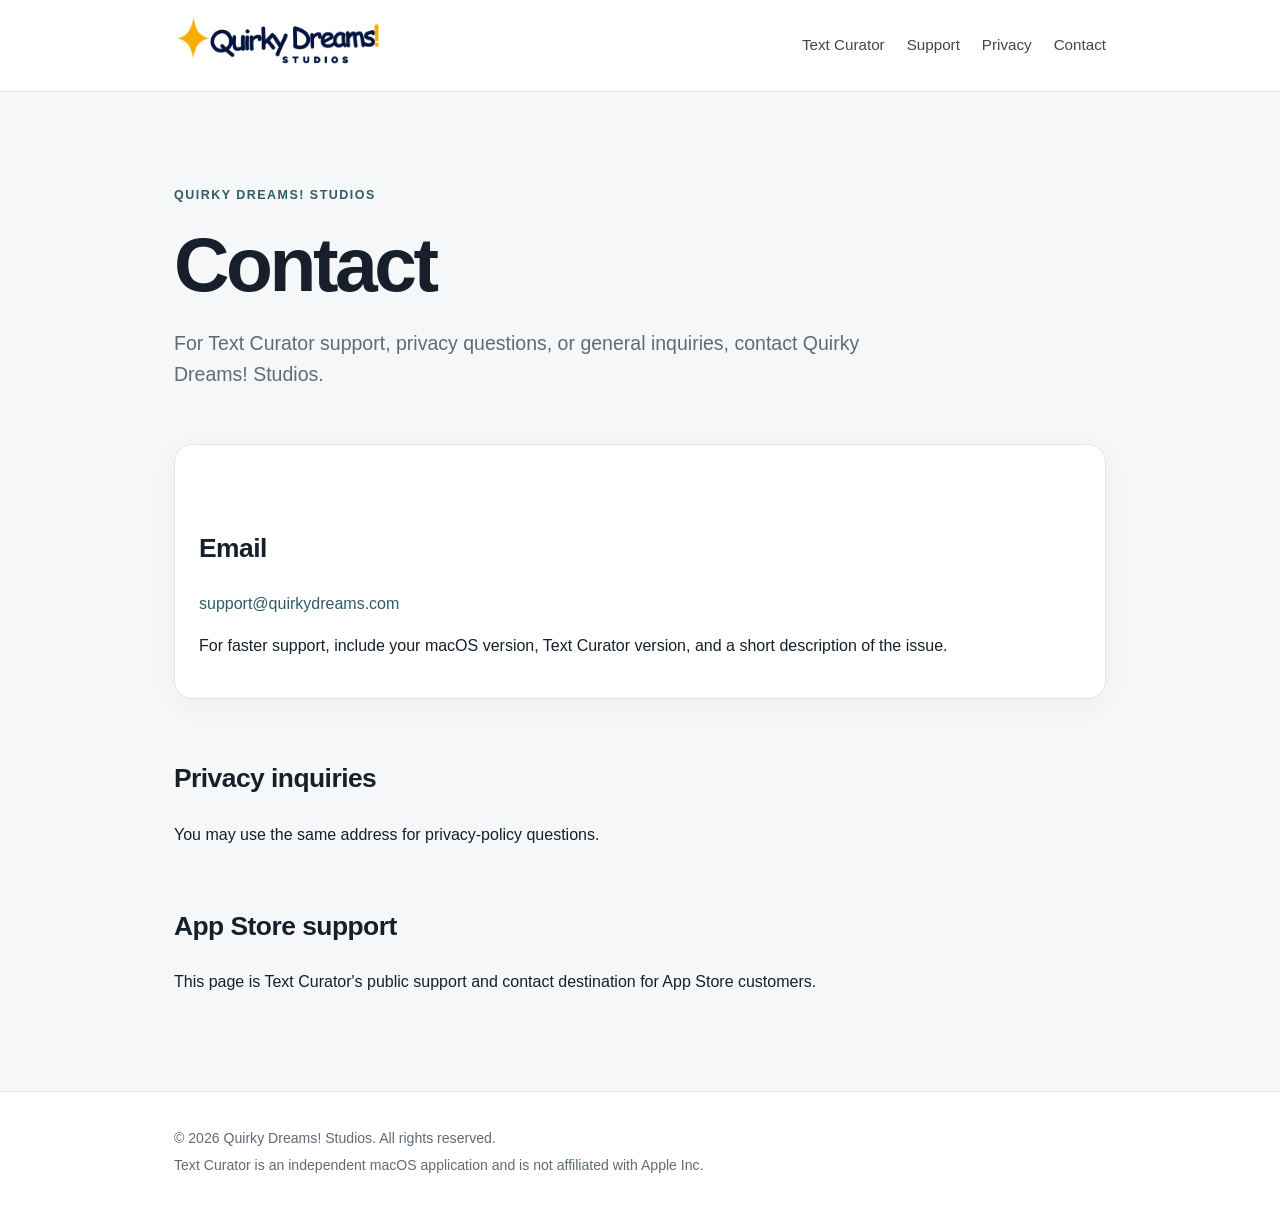
<file: contact.html>
<!doctype html>
<html lang="en">
<head>
<meta charset="utf-8">
<meta name="viewport" content="width=device-width,initial-scale=1">
<title>Contact — Quirky Dreams! Studios</title>
<meta name="description" content="Contact Quirky Dreams! Studios for Text Curator support and privacy questions.">
<link rel="canonical" href="https://quirkydreams.com/contact.html">
<link rel="icon" type="image/svg+xml" href="/electric-sheep-favicon.svg?v=20260927">
<meta name="theme-color" content="#071a3d">
<link rel="stylesheet" href="styles.css?v=20260927-8">
</head>
<body>
<header><nav class="nav"><a class="brand" href="index.html" aria-label="Quirky Dreams! Studios home"><img src="brand-logo-handwritten.png?v=studios-20261009" alt="" width="210" height="43"></a><a href="text-curator.html">Text Curator</a><a href="support.html">Support</a><a href="privacy.html">Privacy</a><a href="contact.html">Contact</a></nav></header>
<main><section class="hero"><div class="eyebrow">Quirky Dreams! Studios</div><h1>Contact</h1><p class="lead">For Text Curator support, privacy questions, or general inquiries, contact Quirky Dreams! Studios.</p></section>
<section class="card"><h2>Email</h2><p><a href="mailto:support@quirkydreams.com">support@quirkydreams.com</a></p><p>For faster support, include your macOS version, Text Curator version, and a short description of the issue.</p></section>
<h2>Privacy inquiries</h2><p>You may use the same address for privacy-policy questions.</p>
<h2>App Store support</h2><p>This page is Text Curator's public support and contact destination for App Store customers.</p></main>
<footer><div class="footer"><p>© 2026 Quirky Dreams! Studios. All rights reserved.</p><p>Text Curator is an independent macOS application and is not affiliated with Apple Inc.</p><!-- ⚡🐑 --></div></footer>
</body>
</html>
</file>
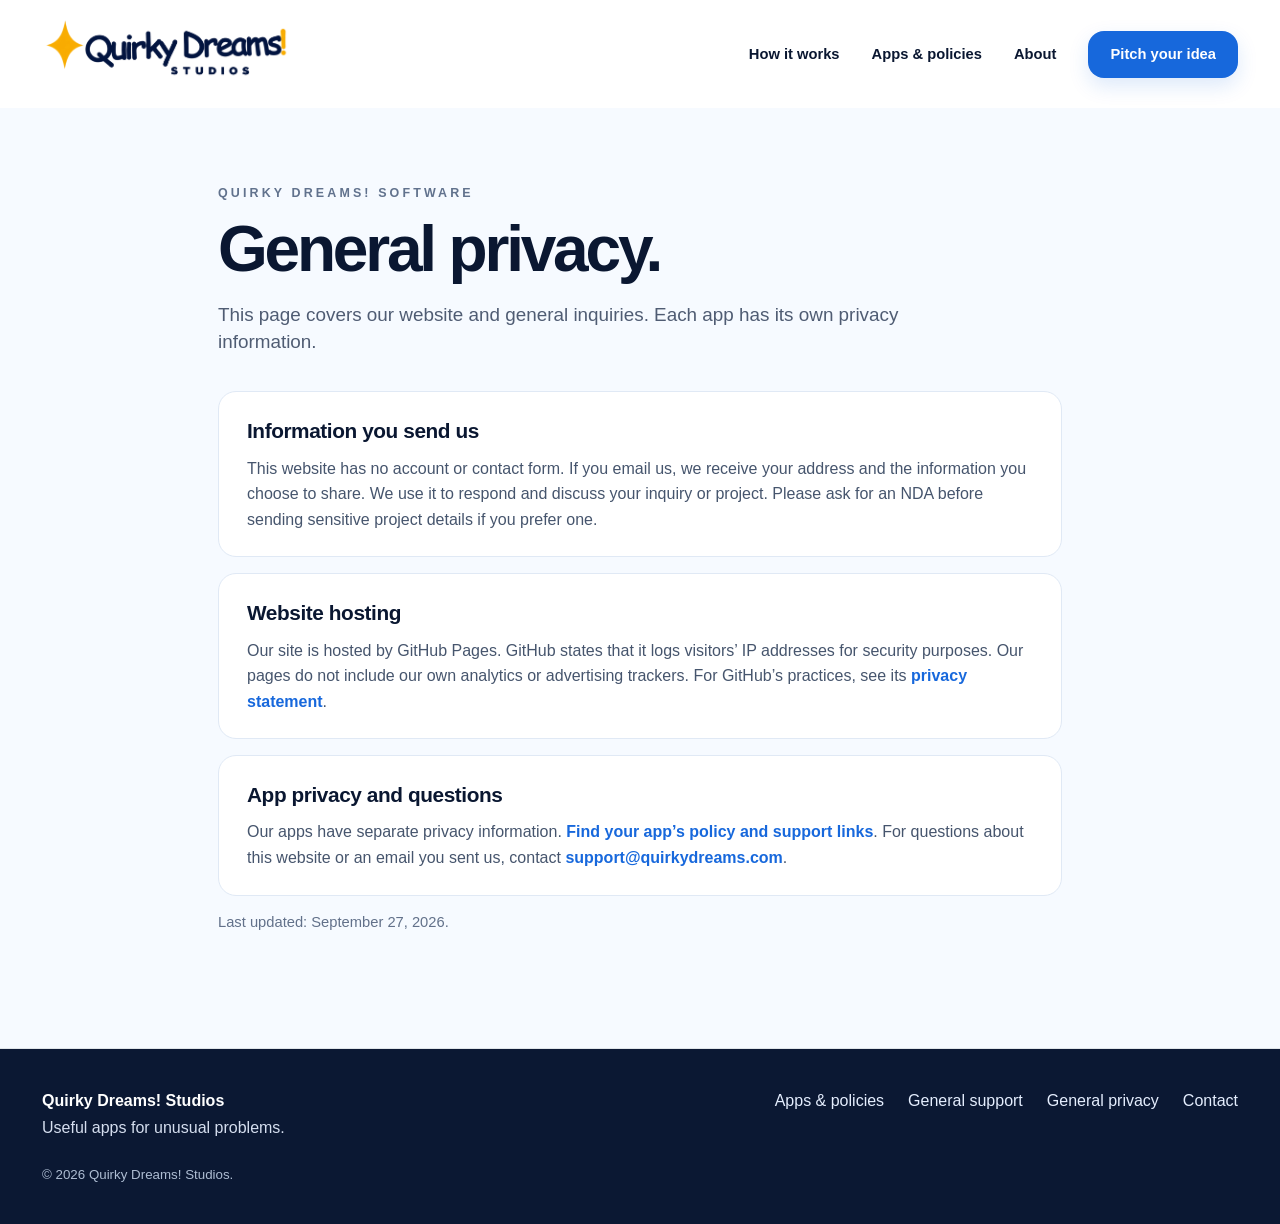
<file: general-privacy.html>
<!doctype html>
<html lang="en">
<head>
<meta charset="utf-8"><meta name="viewport" content="width=device-width,initial-scale=1">
<title>General Privacy — Quirky Dreams! Studios</title>
<meta name="description" content="Privacy information for the Quirky Dreams! Studios website and general inquiries, with links to app-specific policies.">
<link rel="canonical" href="https://quirkydreams.com/general-privacy.html">
<link rel="icon" type="image/svg+xml" href="/electric-sheep-favicon.svg?v=20260927">
<link rel="stylesheet" href="styles.css?v=20260927-8">
</head>
<body class="home info-page">
<header class="home-header"><nav class="home-nav" aria-label="Main navigation"><a class="home-brand" href="/" aria-label="Quirky Dreams! Studios home"><img src="brand-logo-handwritten.png?v=studios-20261009" alt="" width="250" height="51"></a><div class="home-links"><a href="index.html#process">How it works</a><a href="apps.html">Apps &amp; policies</a><a href="about.html">About</a><a class="nav-cta" href="mailto:support@quirkydreams.com?subject=My%20quirky%20app%20idea">Pitch your idea</a></div></nav></header>
<main class="info-main"><span class="section-label">QUIRKY DREAMS! SOFTWARE</span><h1>General privacy.</h1><p class="info-lead">This page covers our website and general inquiries. Each app has its own privacy information.</p><div class="info-panel"><h2>Information you send us</h2><p>This website has no account or contact form. If you email us, we receive your address and the information you choose to share. We use it to respond and discuss your inquiry or project. Please ask for an NDA before sending sensitive project details if you prefer one.</p></div><div class="info-panel"><h2>Website hosting</h2><p>Our site is hosted by GitHub Pages. GitHub states that it logs visitors’ IP addresses for security purposes. Our pages do not include our own analytics or advertising trackers. For GitHub’s practices, see its <a href="https://docs.github.com/en/site-policy/privacy-policies/github-general-privacy-statement">privacy statement</a>.</p></div><div class="info-panel"><h2>App privacy and questions</h2><p>Our apps have separate privacy information. <a href="apps.html">Find your app’s policy and support links</a>. For questions about this website or an email you sent us, contact <a href="mailto:support@quirkydreams.com?subject=Privacy%20question">support@quirkydreams.com</a>.</p></div><p class="info-secondary">Last updated: September 27, 2026.</p></main>
<footer class="home-footer"><div><strong>Quirky Dreams! Studios</strong><p>Useful apps for unusual problems.</p></div><nav aria-label="Footer links"><a href="apps.html">Apps &amp; policies</a><a href="general-support.html">General support</a><a href="general-privacy.html">General privacy</a><a href="contact.html">Contact</a></nav><small>© 2026 Quirky Dreams! Studios.</small></footer>
</body></html>
</file>
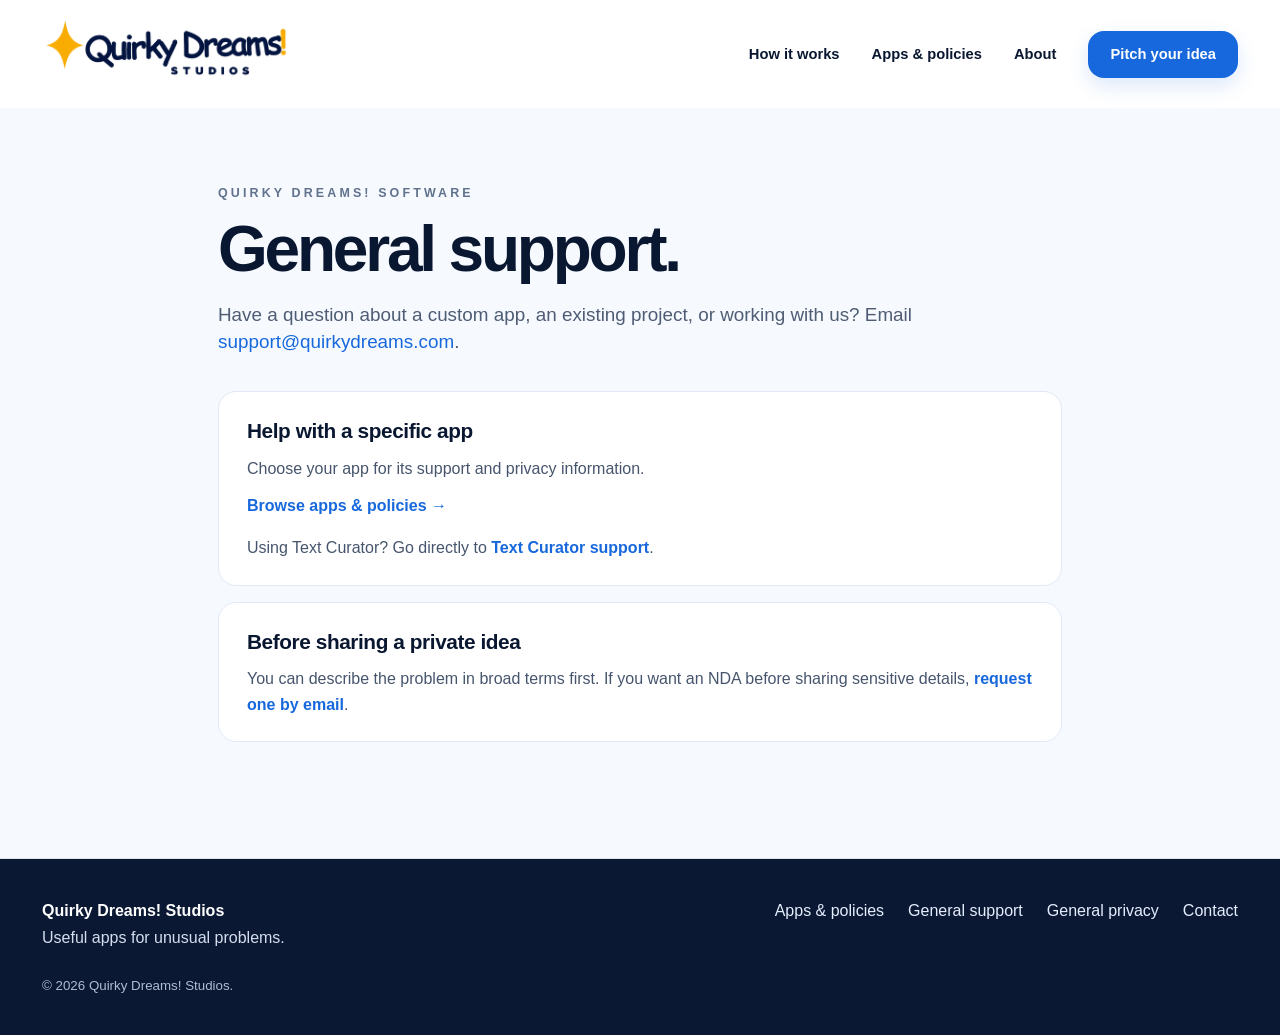
<file: general-support.html>
<!doctype html>
<html lang="en">
<head>
<meta charset="utf-8"><meta name="viewport" content="width=device-width,initial-scale=1">
<title>General Support — Quirky Dreams! Studios</title>
<meta name="description" content="General support and contact information for Quirky Dreams! Studios, with links to support for each app.">
<link rel="canonical" href="https://quirkydreams.com/general-support.html">
<link rel="icon" type="image/svg+xml" href="/electric-sheep-favicon.svg?v=20260927">
<link rel="stylesheet" href="styles.css?v=20260927-8">
</head>
<body class="home info-page">
<header class="home-header"><nav class="home-nav" aria-label="Main navigation"><a class="home-brand" href="/" aria-label="Quirky Dreams! Studios home"><img src="brand-logo-handwritten.png?v=studios-20261009" alt="" width="250" height="51"></a><div class="home-links"><a href="index.html#process">How it works</a><a href="apps.html">Apps &amp; policies</a><a href="about.html">About</a><a class="nav-cta" href="mailto:support@quirkydreams.com?subject=My%20quirky%20app%20idea">Pitch your idea</a></div></nav></header>
<main class="info-main"><span class="section-label">QUIRKY DREAMS! SOFTWARE</span><h1>General support.</h1><p class="info-lead">Have a question about a custom app, an existing project, or working with us? Email <a href="mailto:support@quirkydreams.com">support@quirkydreams.com</a>.</p><div class="info-panel"><h2>Help with a specific app</h2><p>Choose your app for its support and privacy information.</p><a href="apps.html">Browse apps &amp; policies <span aria-hidden="true">→</span></a><p class="info-secondary">Using Text Curator? Go directly to <a href="support.html">Text Curator support</a>.</p></div><div class="info-panel"><h2>Before sharing a private idea</h2><p>You can describe the problem in broad terms first. If you want an NDA before sharing sensitive details, <a href="mailto:support@quirkydreams.com?subject=Request%20an%20NDA%20for%20an%20app%20idea">request one by email</a>.</p></div></main>
<footer class="home-footer"><div><strong>Quirky Dreams! Studios</strong><p>Useful apps for unusual problems.</p></div><nav aria-label="Footer links"><a href="apps.html">Apps &amp; policies</a><a href="general-support.html">General support</a><a href="general-privacy.html">General privacy</a><a href="contact.html">Contact</a></nav><small>© 2026 Quirky Dreams! Studios.</small></footer>
</body></html>
</file>
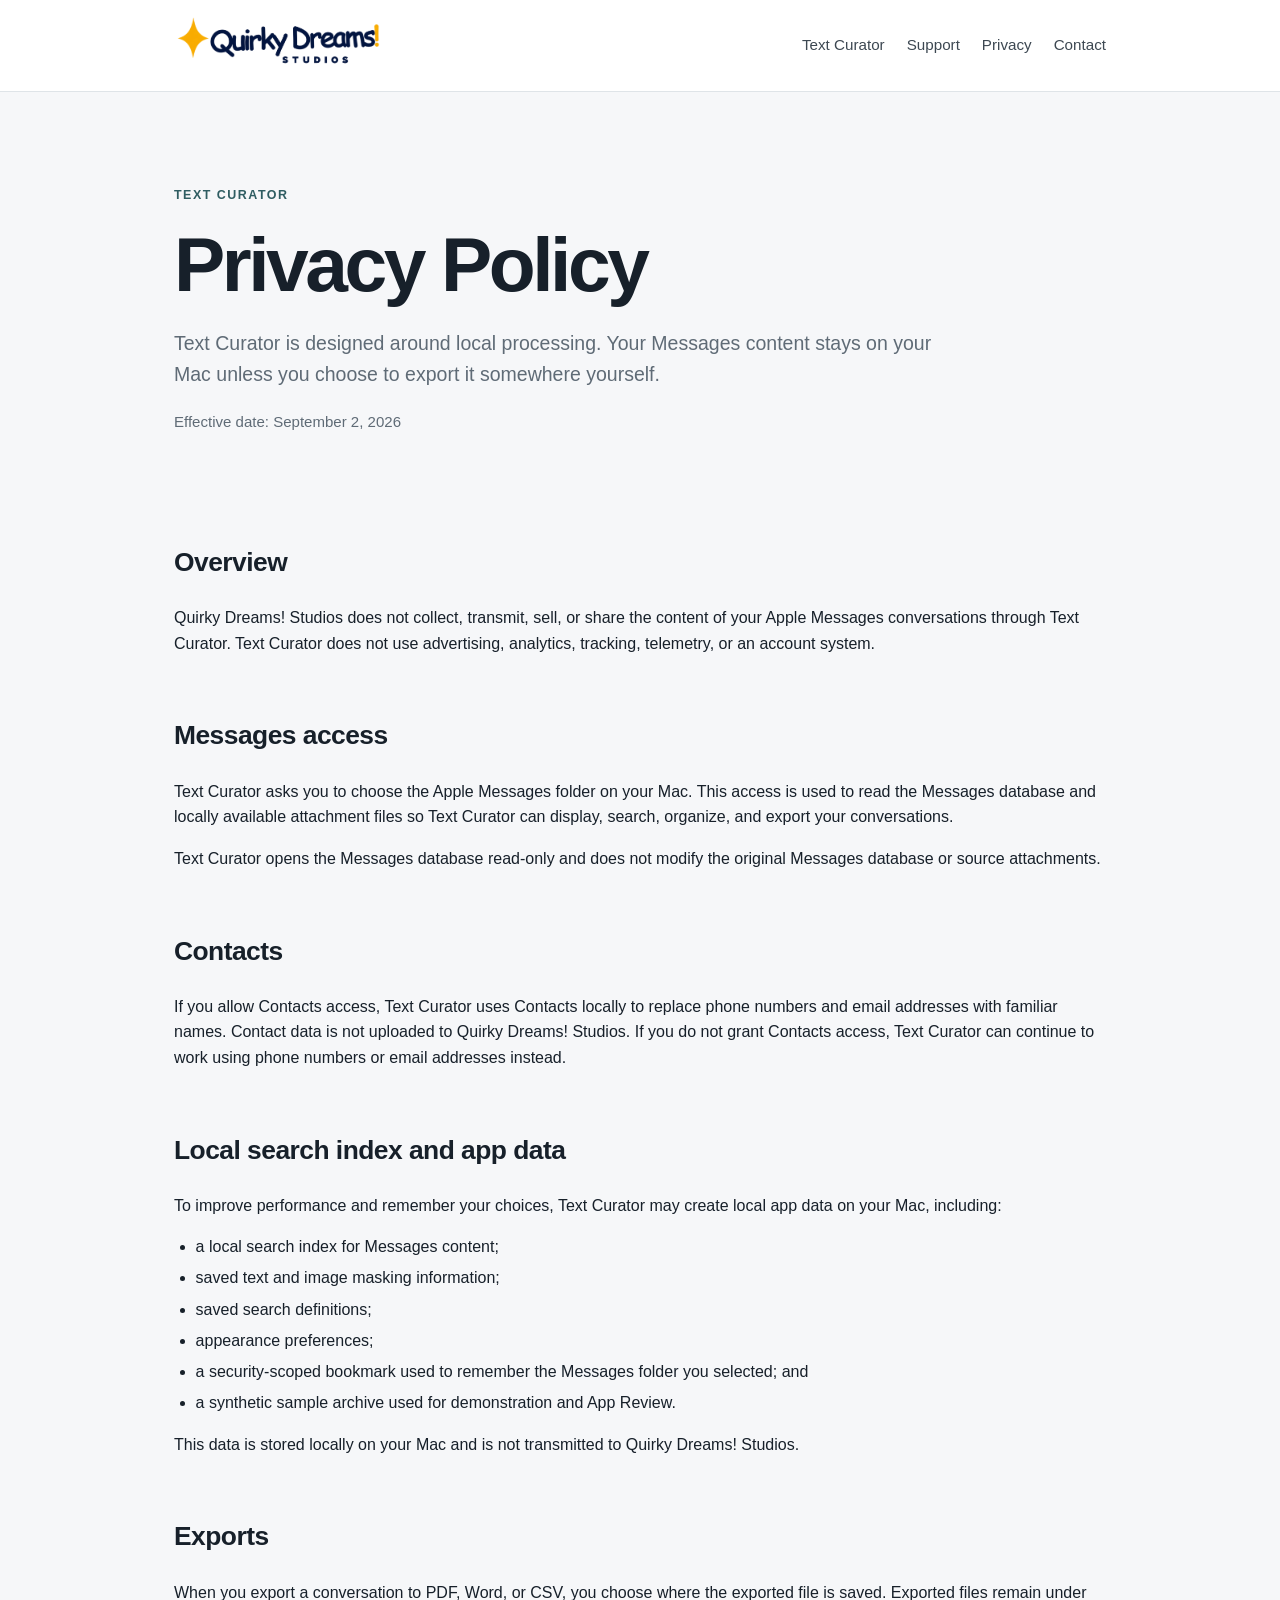
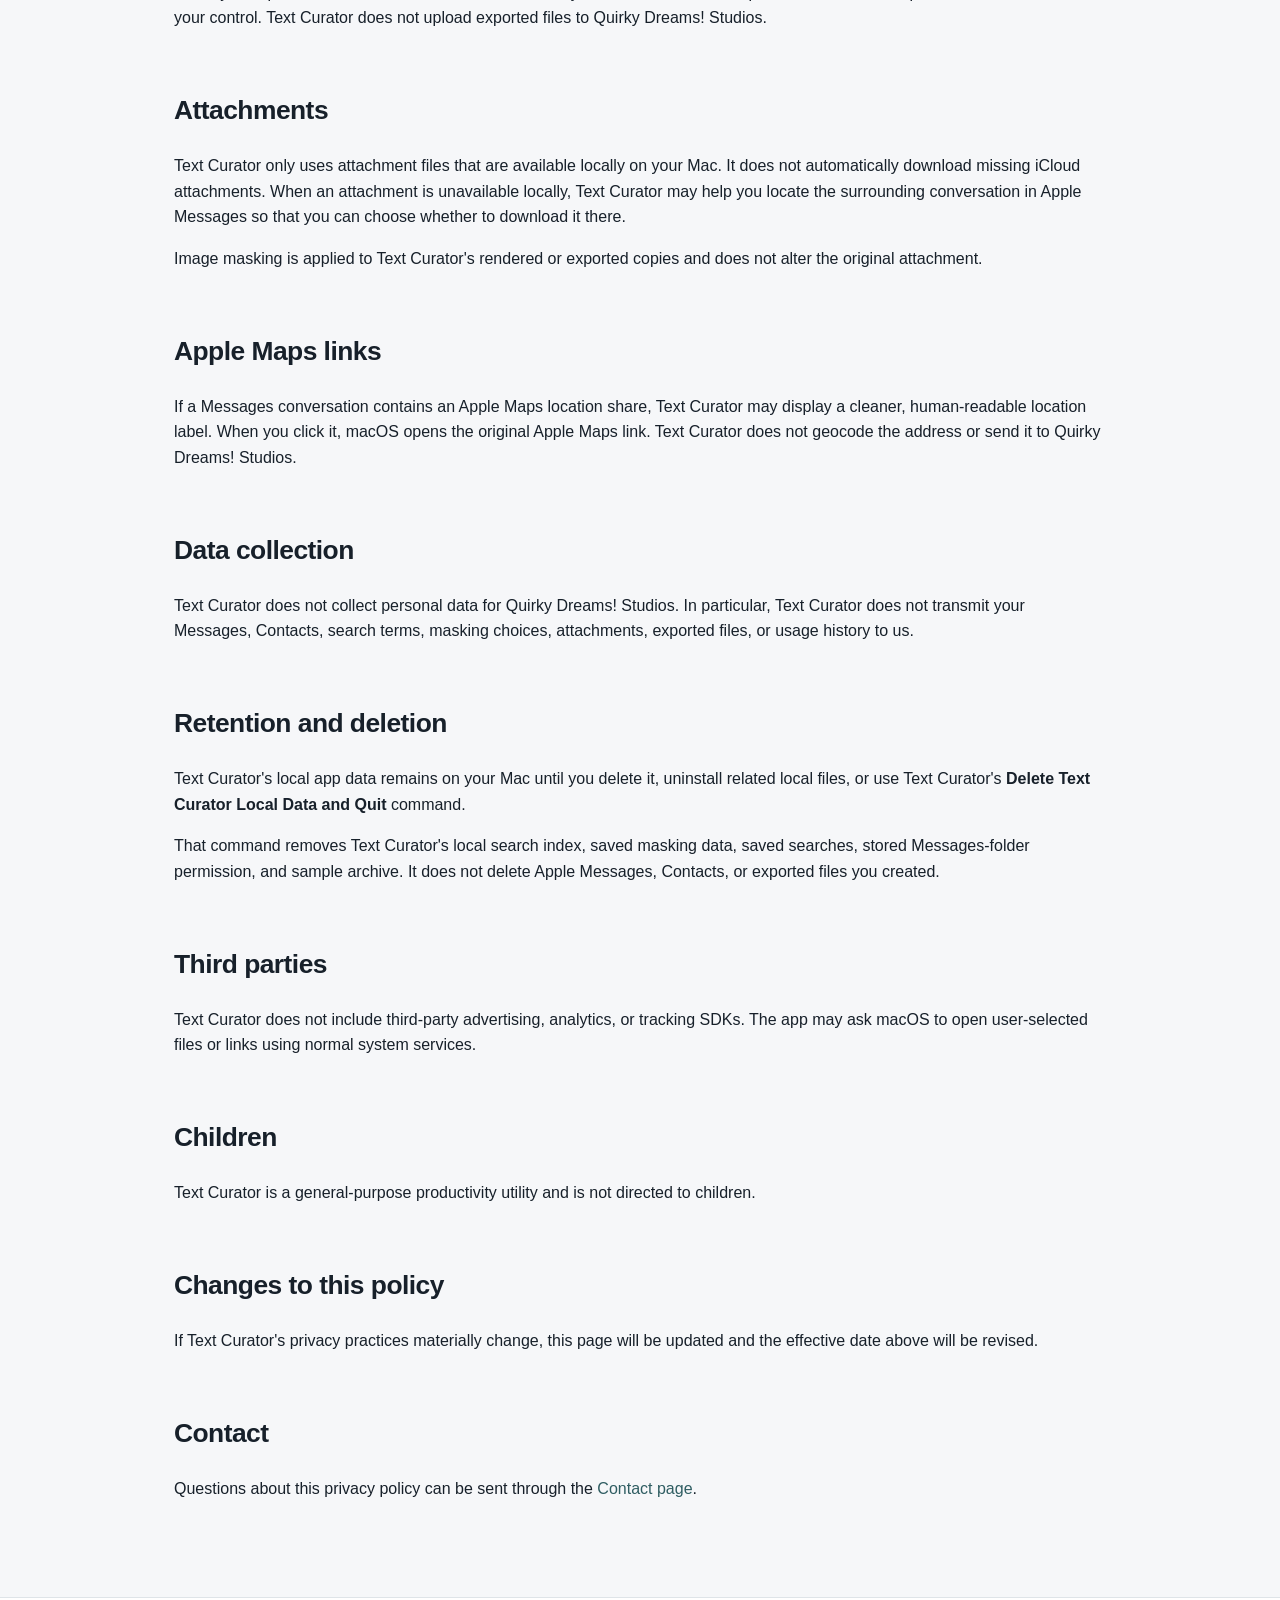
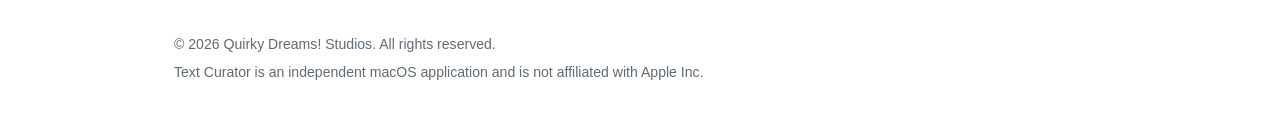
<file: privacy.html>
<!doctype html>
<html lang="en">
<head>
<meta charset="utf-8">
<meta name="viewport" content="width=device-width,initial-scale=1">
<title>Text Curator Privacy Policy — Quirky Dreams! Studios</title>
<meta name="description" content="Privacy policy for Text Curator by Quirky Dreams! Studios.">
<link rel="canonical" href="https://quirkydreams.com/privacy.html">
<link rel="icon" type="image/svg+xml" href="/electric-sheep-favicon.svg?v=20260927">
<meta name="theme-color" content="#071a3d">
<link rel="stylesheet" href="styles.css?v=20260927-8">
</head>
<body>
<header><nav class="nav"><a class="brand" href="index.html" aria-label="Quirky Dreams! Studios home"><img src="brand-logo-handwritten.png?v=studios-20261009" alt="" width="210" height="43"></a><a href="text-curator.html">Text Curator</a><a href="support.html">Support</a><a href="privacy.html">Privacy</a><a href="contact.html">Contact</a></nav></header>
<main><section class="hero"><div class="eyebrow">Text Curator</div><h1>Privacy Policy</h1><p class="lead">Text Curator is designed around local processing. Your Messages content stays on your Mac unless you choose to export it somewhere yourself.</p><p class="meta">Effective date: September 2, 2026</p></section>
<h2>Overview</h2><p>Quirky Dreams! Studios does not collect, transmit, sell, or share the content of your Apple Messages conversations through Text Curator. Text Curator does not use advertising, analytics, tracking, telemetry, or an account system.</p>
<h2>Messages access</h2><p>Text Curator asks you to choose the Apple Messages folder on your Mac. This access is used to read the Messages database and locally available attachment files so Text Curator can display, search, organize, and export your conversations.</p><p>Text Curator opens the Messages database read-only and does not modify the original Messages database or source attachments.</p>
<h2>Contacts</h2><p>If you allow Contacts access, Text Curator uses Contacts locally to replace phone numbers and email addresses with familiar names. Contact data is not uploaded to Quirky Dreams! Studios. If you do not grant Contacts access, Text Curator can continue to work using phone numbers or email addresses instead.</p>
<h2>Local search index and app data</h2><p>To improve performance and remember your choices, Text Curator may create local app data on your Mac, including:</p><ul><li>a local search index for Messages content;</li><li>saved text and image masking information;</li><li>saved search definitions;</li><li>appearance preferences;</li><li>a security-scoped bookmark used to remember the Messages folder you selected; and</li><li>a synthetic sample archive used for demonstration and App Review.</li></ul><p>This data is stored locally on your Mac and is not transmitted to Quirky Dreams! Studios.</p>
<h2>Exports</h2><p>When you export a conversation to PDF, Word, or CSV, you choose where the exported file is saved. Exported files remain under your control. Text Curator does not upload exported files to Quirky Dreams! Studios.</p>
<h2>Attachments</h2><p>Text Curator only uses attachment files that are available locally on your Mac. It does not automatically download missing iCloud attachments. When an attachment is unavailable locally, Text Curator may help you locate the surrounding conversation in Apple Messages so that you can choose whether to download it there.</p><p>Image masking is applied to Text Curator's rendered or exported copies and does not alter the original attachment.</p>
<h2>Apple Maps links</h2><p>If a Messages conversation contains an Apple Maps location share, Text Curator may display a cleaner, human-readable location label. When you click it, macOS opens the original Apple Maps link. Text Curator does not geocode the address or send it to Quirky Dreams! Studios.</p>
<h2>Data collection</h2><p>Text Curator does not collect personal data for Quirky Dreams! Studios. In particular, Text Curator does not transmit your Messages, Contacts, search terms, masking choices, attachments, exported files, or usage history to us.</p>
<h2>Retention and deletion</h2><p>Text Curator's local app data remains on your Mac until you delete it, uninstall related local files, or use Text Curator's <strong>Delete Text Curator Local Data and Quit</strong> command.</p><p>That command removes Text Curator's local search index, saved masking data, saved searches, stored Messages-folder permission, and sample archive. It does not delete Apple Messages, Contacts, or exported files you created.</p>
<h2>Third parties</h2><p>Text Curator does not include third-party advertising, analytics, or tracking SDKs. The app may ask macOS to open user-selected files or links using normal system services.</p>
<h2>Children</h2><p>Text Curator is a general-purpose productivity utility and is not directed to children.</p>
<h2>Changes to this policy</h2><p>If Text Curator's privacy practices materially change, this page will be updated and the effective date above will be revised.</p>
<h2>Contact</h2><p>Questions about this privacy policy can be sent through the <a href="contact.html">Contact page</a>.</p></main>
<footer><div class="footer"><p>© 2026 Quirky Dreams! Studios. All rights reserved.</p><p>Text Curator is an independent macOS application and is not affiliated with Apple Inc.</p><!-- ⚡🐑 --></div></footer>
</body>
</html>
</file>
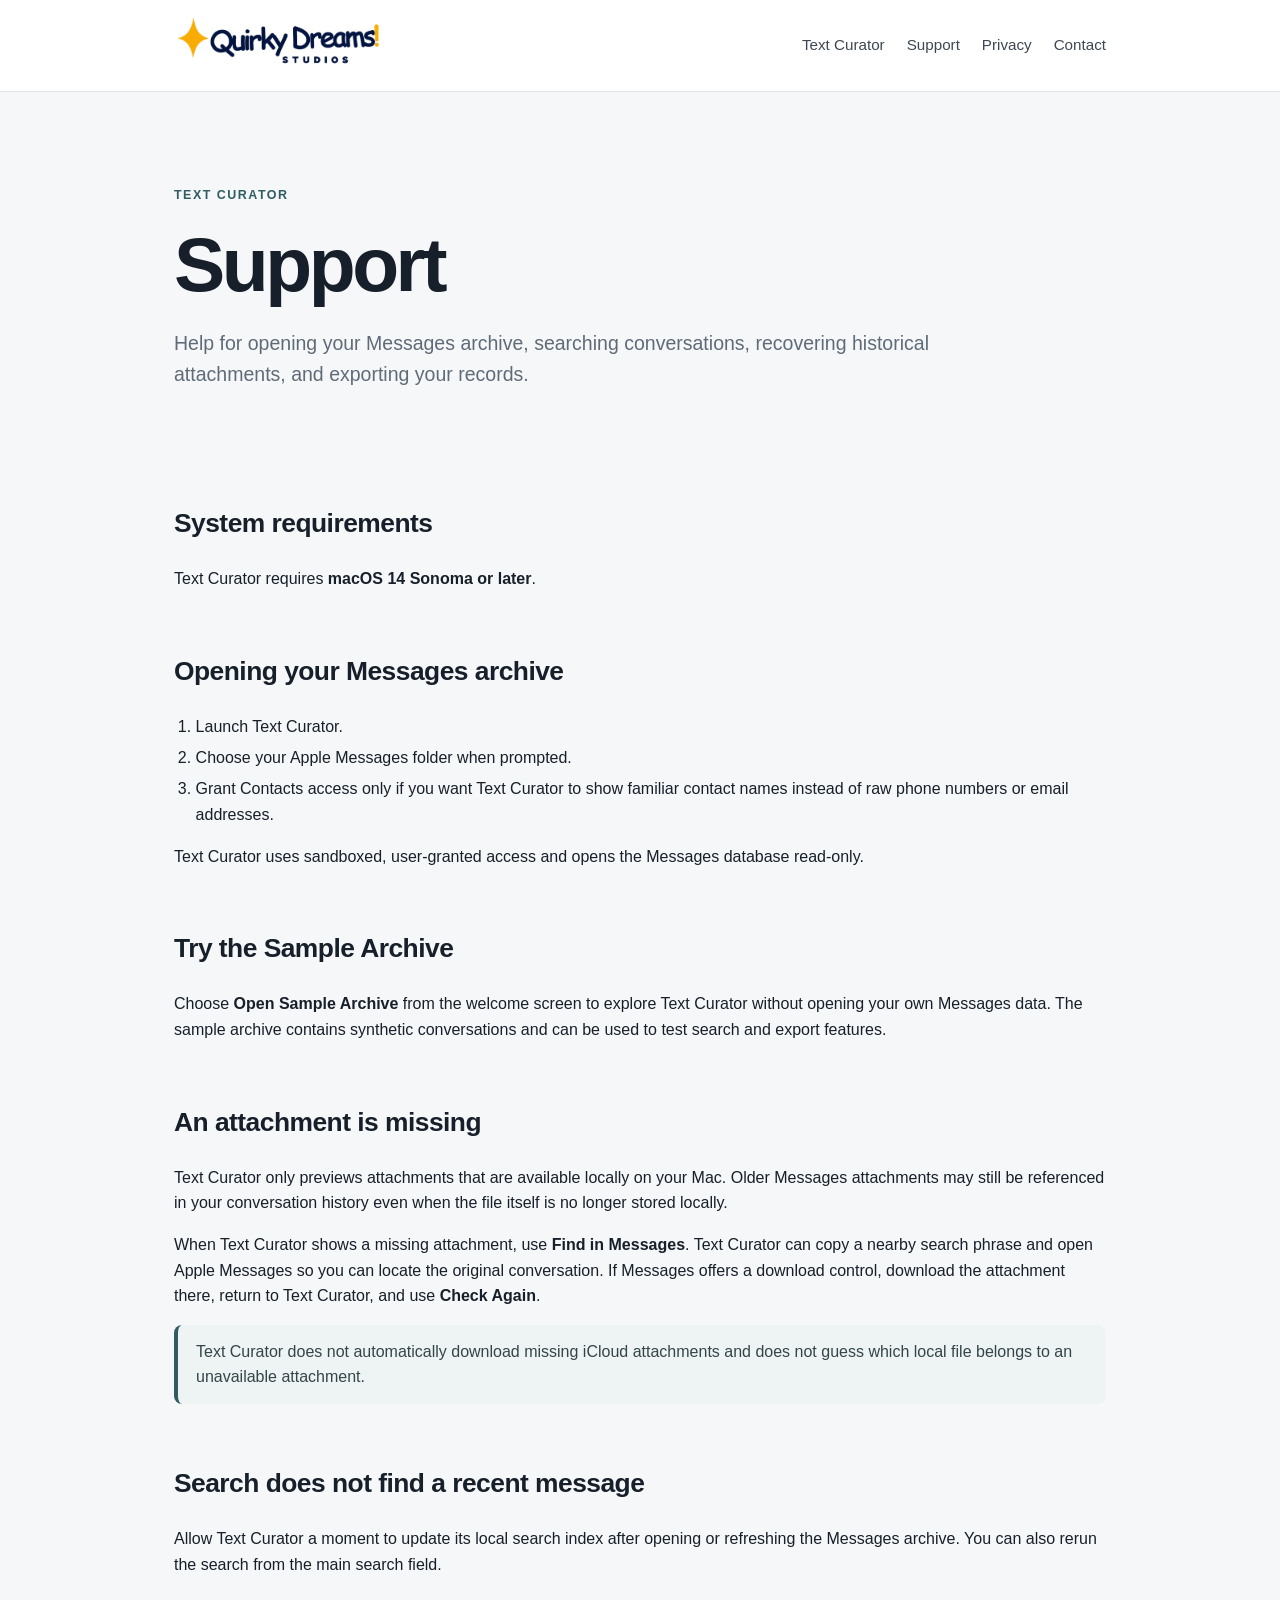
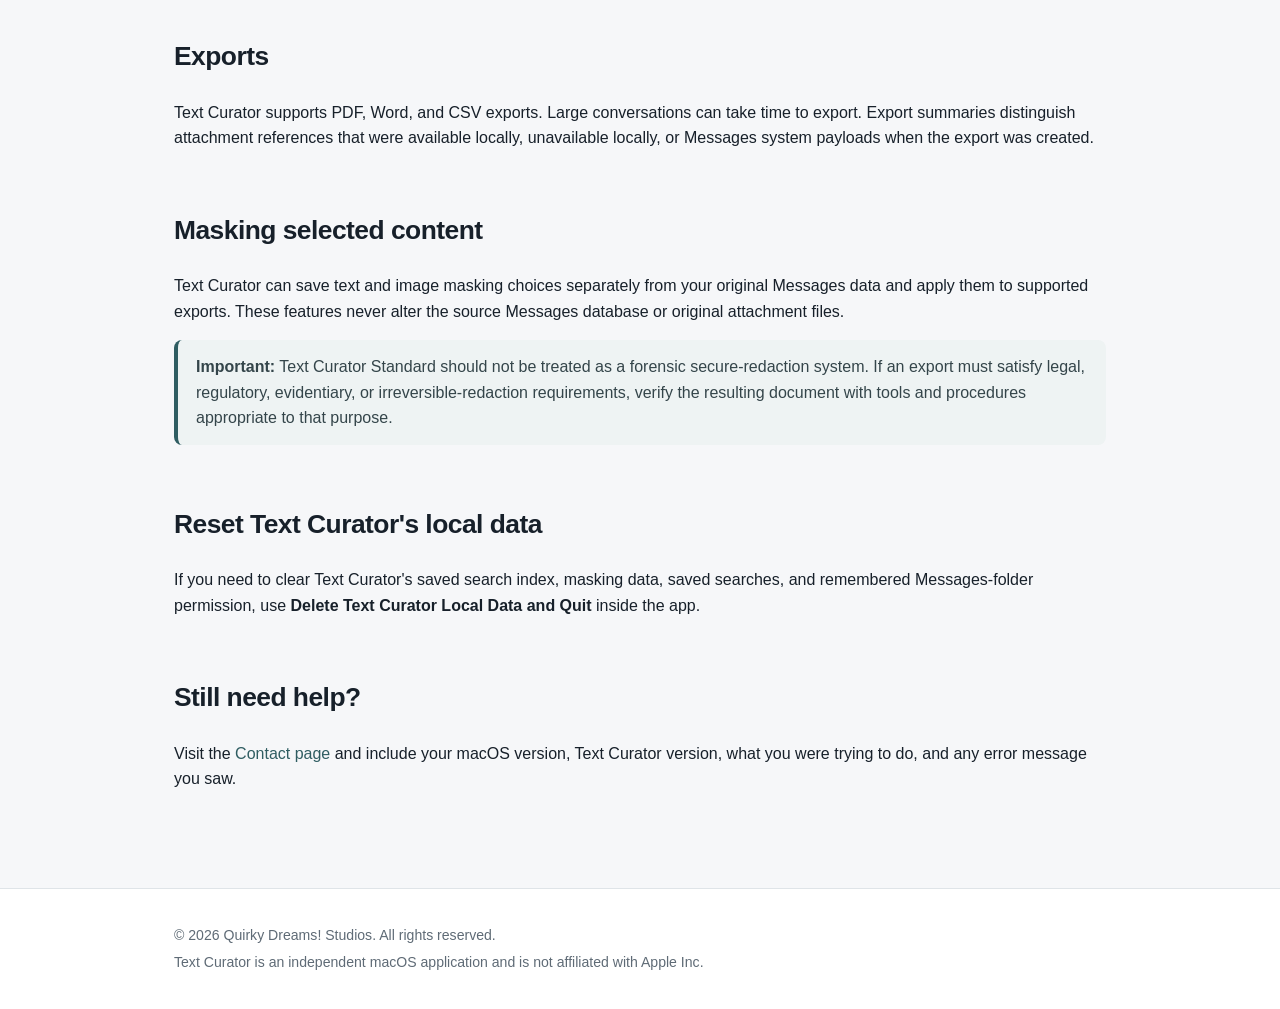
<file: support.html>
<!doctype html>
<html lang="en">
<head>
<meta charset="utf-8">
<meta name="viewport" content="width=device-width,initial-scale=1">
<title>Text Curator Support — Quirky Dreams! Studios</title>
<meta name="description" content="Support and troubleshooting for Text Curator on macOS.">
<link rel="canonical" href="https://quirkydreams.com/support.html">
<link rel="icon" type="image/svg+xml" href="/electric-sheep-favicon.svg?v=20260927">
<meta name="theme-color" content="#071a3d">
<link rel="stylesheet" href="styles.css?v=20260927-8">
</head>
<body>
<header><nav class="nav"><a class="brand" href="index.html" aria-label="Quirky Dreams! Studios home"><img src="brand-logo-handwritten.png?v=studios-20261009" alt="" width="210" height="43"></a><a href="text-curator.html">Text Curator</a><a href="support.html">Support</a><a href="privacy.html">Privacy</a><a href="contact.html">Contact</a></nav></header>
<main><section class="hero"><div class="eyebrow">Text Curator</div><h1>Support</h1><p class="lead">Help for opening your Messages archive, searching conversations, recovering historical attachments, and exporting your records.</p></section>
<h2>System requirements</h2><p>Text Curator requires <strong>macOS 14 Sonoma or later</strong>.</p>
<h2>Opening your Messages archive</h2><ol><li>Launch Text Curator.</li><li>Choose your Apple Messages folder when prompted.</li><li>Grant Contacts access only if you want Text Curator to show familiar contact names instead of raw phone numbers or email addresses.</li></ol><p>Text Curator uses sandboxed, user-granted access and opens the Messages database read-only.</p>
<h2>Try the Sample Archive</h2><p>Choose <strong>Open Sample Archive</strong> from the welcome screen to explore Text Curator without opening your own Messages data. The sample archive contains synthetic conversations and can be used to test search and export features.</p>
<h2>An attachment is missing</h2><p>Text Curator only previews attachments that are available locally on your Mac. Older Messages attachments may still be referenced in your conversation history even when the file itself is no longer stored locally.</p><p>When Text Curator shows a missing attachment, use <strong>Find in Messages</strong>. Text Curator can copy a nearby search phrase and open Apple Messages so you can locate the original conversation. If Messages offers a download control, download the attachment there, return to Text Curator, and use <strong>Check Again</strong>.</p><div class="note">Text Curator does not automatically download missing iCloud attachments and does not guess which local file belongs to an unavailable attachment.</div>
<h2>Search does not find a recent message</h2><p>Allow Text Curator a moment to update its local search index after opening or refreshing the Messages archive. You can also rerun the search from the main search field.</p>
<h2>Exports</h2><p>Text Curator supports PDF, Word, and CSV exports. Large conversations can take time to export. Export summaries distinguish attachment references that were available locally, unavailable locally, or Messages system payloads when the export was created.</p>
<h2>Masking selected content</h2><p>Text Curator can save text and image masking choices separately from your original Messages data and apply them to supported exports. These features never alter the source Messages database or original attachment files.</p><div class="note"><strong>Important:</strong> Text Curator Standard should not be treated as a forensic secure-redaction system. If an export must satisfy legal, regulatory, evidentiary, or irreversible-redaction requirements, verify the resulting document with tools and procedures appropriate to that purpose.</div>
<h2>Reset Text Curator's local data</h2><p>If you need to clear Text Curator's saved search index, masking data, saved searches, and remembered Messages-folder permission, use <strong>Delete Text Curator Local Data and Quit</strong> inside the app.</p>
<h2>Still need help?</h2><p>Visit the <a href="contact.html">Contact page</a> and include your macOS version, Text Curator version, what you were trying to do, and any error message you saw.</p></main>
<footer><div class="footer"><p>© 2026 Quirky Dreams! Studios. All rights reserved.</p><p>Text Curator is an independent macOS application and is not affiliated with Apple Inc.</p><!-- ⚡🐑 --></div></footer>
</body>
</html>
</file>
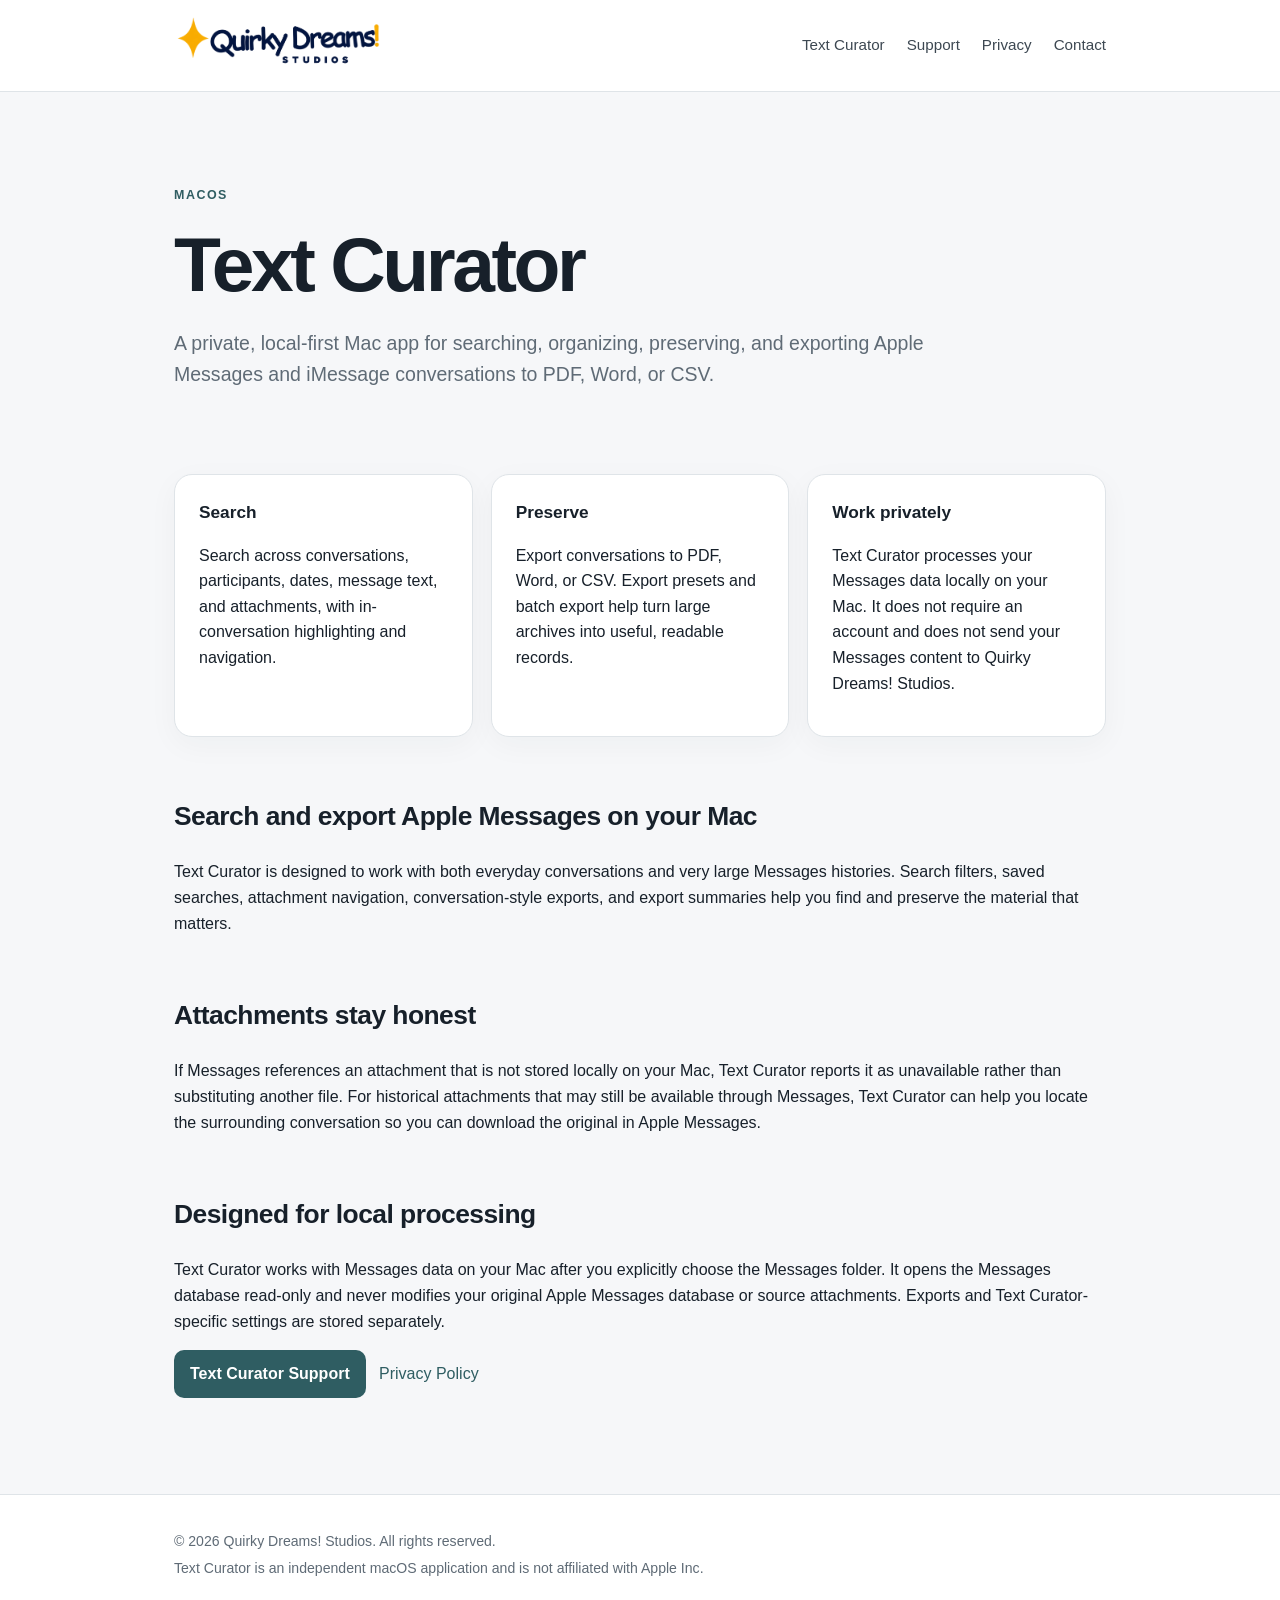
<file: text-curator.html>
<!doctype html>
<html lang="en">
<head>
<meta charset="utf-8">
<meta name="viewport" content="width=device-width,initial-scale=1">
<title>Export Apple Messages & iMessages on Mac | Text Curator</title>
<meta name="description" content="Search, review, preserve, and export Apple Messages and iMessage conversations on your Mac to PDF, Word, or CSV with Text Curator.">
<link rel="canonical" href="https://quirkydreams.com/text-curator.html">
<script type="application/ld+json">
{
  "@context": "https://schema.org",
  "@type": "SoftwareApplication",
  "name": "Text Curator",
  "applicationCategory": "UtilitiesApplication",
  "operatingSystem": "macOS",
  "url": "https://quirkydreams.com/text-curator.html",
  "description": "A private, local-first Mac app for searching, reviewing, preserving, and exporting Apple Messages and iMessage conversations to PDF, Word, or CSV.",
  "publisher": {
    "@type": "Organization",
    "name": "Quirky Dreams! Studios",
    "url": "https://quirkydreams.com/"
  }
}
</script>
<link rel="icon" type="image/svg+xml" href="/electric-sheep-favicon.svg?v=20260927">
<meta name="theme-color" content="#071a3d">
<link rel="stylesheet" href="styles.css?v=20260927-8">
</head>
<body>
<header><nav class="nav"><a class="brand" href="index.html" aria-label="Quirky Dreams! Studios home"><img src="brand-logo-handwritten.png?v=studios-20261009" alt="" width="210" height="43"></a><a href="text-curator.html">Text Curator</a><a href="support.html">Support</a><a href="privacy.html">Privacy</a><a href="contact.html">Contact</a></nav></header>
<main><section class="hero"><div class="eyebrow">macOS</div><h1>Text Curator</h1><p class="lead">A private, local-first Mac app for searching, organizing, preserving, and exporting Apple Messages and iMessage conversations to PDF, Word, or CSV.</p></section>
<section class="grid"><article class="card"><h3>Search</h3><p>Search across conversations, participants, dates, message text, and attachments, with in-conversation highlighting and navigation.</p></article><article class="card"><h3>Preserve</h3><p>Export conversations to PDF, Word, or CSV. Export presets and batch export help turn large archives into useful, readable records.</p></article><article class="card"><h3>Work privately</h3><p>Text Curator processes your Messages data locally on your Mac. It does not require an account and does not send your Messages content to Quirky Dreams! Studios.</p></article></section>
<h2>Search and export Apple Messages on your Mac</h2><p>Text Curator is designed to work with both everyday conversations and very large Messages histories. Search filters, saved searches, attachment navigation, conversation-style exports, and export summaries help you find and preserve the material that matters.</p>
<h2>Attachments stay honest</h2><p>If Messages references an attachment that is not stored locally on your Mac, Text Curator reports it as unavailable rather than substituting another file. For historical attachments that may still be available through Messages, Text Curator can help you locate the surrounding conversation so you can download the original in Apple Messages.</p>
<h2>Designed for local processing</h2><p>Text Curator works with Messages data on your Mac after you explicitly choose the Messages folder. It opens the Messages database read-only and never modifies your original Apple Messages database or source attachments. Exports and Text Curator-specific settings are stored separately.</p>
<p><a class="button" href="support.html">Text Curator Support</a> &nbsp; <a href="privacy.html">Privacy Policy</a></p></main>
<footer><div class="footer"><p>© 2026 Quirky Dreams! Studios. All rights reserved.</p><p>Text Curator is an independent macOS application and is not affiliated with Apple Inc.</p><!-- ⚡🐑 --></div></footer>
</body>
</html>
</file>
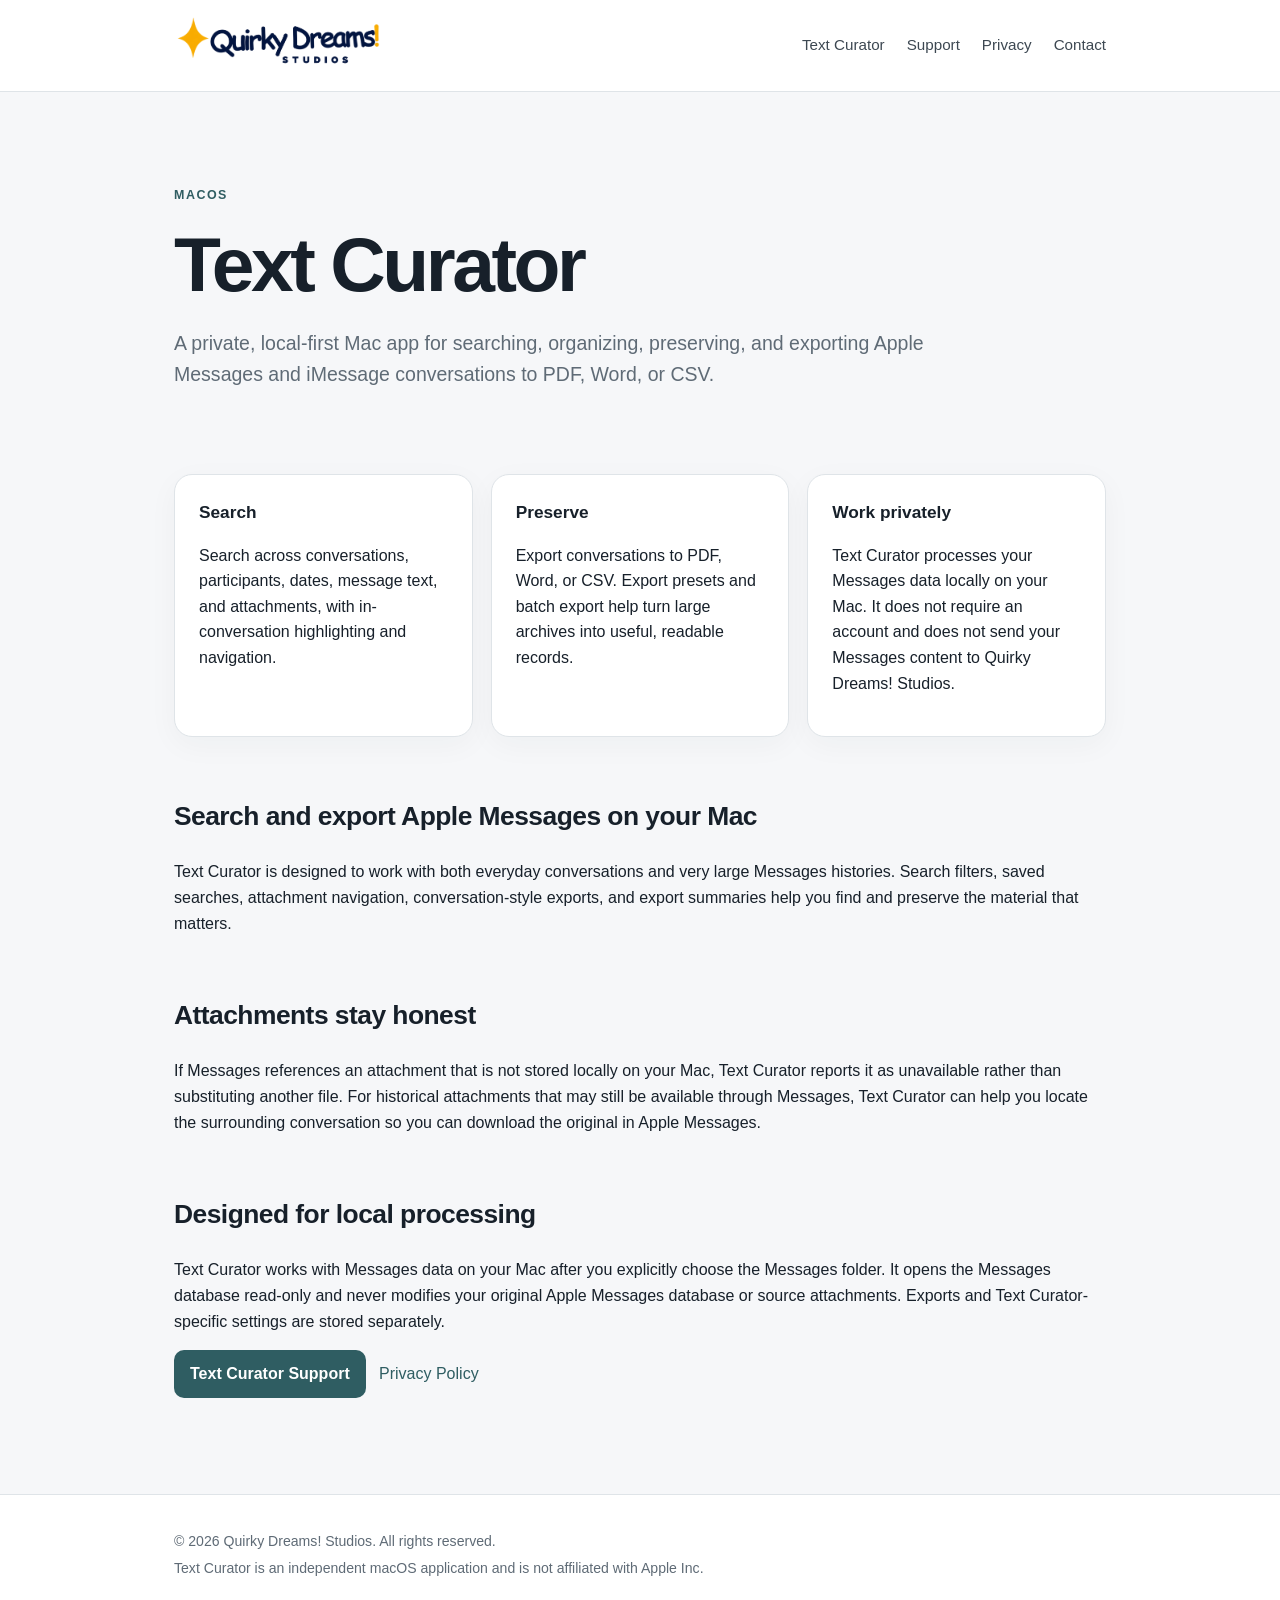
<file: xtractor.html>
<!doctype html><html lang="en"><head><meta charset="utf-8"><meta name="viewport" content="width=device-width,initial-scale=1"><meta http-equiv="refresh" content="0; url=text-curator.html"><link rel="canonical" href="text-curator.html"><title>Text Curator — Quirky Dreams! Studios</title><meta name="theme-color" content="#071a3d">
</head><body><p>Xtractor is now <a href="text-curator.html">Text Curator</a>.</p><!-- ⚡🐑 --></body></html>
</file>
<file: styles.css>
:root { --bg:#f6f7f9; --card:#ffffff; --text:#17202a; --muted:#5f6b76; --line:#dfe4e8; --accent:#2f5d62; --accent2:#24484c; --max:980px; }
*{box-sizing:border-box} html{scroll-behavior:smooth} body{margin:0;background:var(--bg);color:var(--text);font-family:-apple-system,BlinkMacSystemFont,"SF Pro Text","Segoe UI",sans-serif;line-height:1.6}
a{color:var(--accent);text-decoration:none} a:hover{text-decoration:underline}
header{background:rgba(255,255,255,.92);border-bottom:1px solid var(--line);position:sticky;top:0;z-index:10;backdrop-filter:blur(14px)}
.nav{max-width:var(--max);margin:auto;padding:16px 24px;display:flex;gap:22px;align-items:center;flex-wrap:wrap}.brand{font-weight:750;color:var(--text);margin-right:auto}.nav a:not(.brand){font-size:.95rem;color:#3d4852}
main{max-width:var(--max);margin:auto;padding:64px 24px 80px}.hero{padding:30px 0 34px}.eyebrow{text-transform:uppercase;letter-spacing:.12em;font-size:.78rem;font-weight:700;color:var(--accent)}h1{font-size:clamp(2.35rem,6vw,4.8rem);line-height:1.04;letter-spacing:-.045em;margin:.25em 0 .3em}h2{font-size:1.65rem;letter-spacing:-.02em;margin-top:2.2em}h3{font-size:1.08rem;margin-bottom:.3em}.lead{font-size:1.22rem;color:var(--muted);max-width:760px}.grid{display:grid;grid-template-columns:repeat(auto-fit,minmax(230px,1fr));gap:18px;margin:30px 0}.card{background:var(--card);border:1px solid var(--line);border-radius:18px;padding:24px;box-shadow:0 8px 30px rgba(30,45,55,.04)}.card h3{margin-top:0}.button{display:inline-block;background:var(--accent);color:white;padding:11px 16px;border-radius:10px;font-weight:650}.button:hover{background:var(--accent2);text-decoration:none}.note{background:#eef3f3;border-left:4px solid var(--accent);padding:14px 18px;border-radius:8px;color:#34454a}.meta{color:var(--muted);font-size:.94rem}ul,ol{padding-left:1.35rem}li{margin:.35rem 0}code{background:#eceff1;padding:.1em .3em;border-radius:4px}footer{border-top:1px solid var(--line);background:#fff}.footer{max-width:var(--max);margin:auto;padding:30px 24px;color:var(--muted);font-size:.88rem}.footer p{margin:.35em 0}@media(max-width:620px){main{padding-top:38px}.nav{gap:12px}.brand{width:100%}h1{font-size:2.65rem}}/* Quirky Dreams! studio homepage */
.home{--ink:#0a1731;--blue:#1768dc;--muted:#4f5c73;background:#fff;color:var(--ink);font-family:ui-sans-serif,-apple-system,BlinkMacSystemFont,"Segoe UI",sans-serif;line-height:1.45}
.home a{color:var(--blue)}.home-header{position:relative;background:#fff;border:0;backdrop-filter:none}.home-nav{max-width:1320px;margin:auto;padding:20px 42px;display:flex;align-items:center;justify-content:space-between;gap:30px}.home-brand{color:var(--ink)!important;text-align:center;line-height:1;text-decoration:none!important;display:inline-flex;flex-direction:column;min-width:230px}.brand-script{font-family:"Comic Sans MS","Marker Felt",cursive;font-size:2rem;letter-spacing:-.09em;white-space:nowrap;transform:rotate(-3deg)}.bang{color:#f4b400}.spark{color:#f4b400;font-size:1.2rem;vertical-align:top;margin-left:4px}.brand-small{font-size:.67rem;letter-spacing:.48em;margin:7px 0 0 31px;font-weight:700}.home-links{display:flex;align-items:center;gap:32px}.home-links>a{font-size:.92rem;color:var(--ink);font-weight:650;white-space:nowrap}.home-links .nav-cta,.home-button{background:var(--blue);color:#fff!important;border-radius:16px;font-weight:750;box-shadow:0 8px 20px #1768dc25;transition:transform .2s,background .2s}.home-links .nav-cta{padding:13px 22px}.home-links .nav-cta:hover,.home-button:hover{background:#0e55ba;text-decoration:none;transform:translateY(-2px)}.home-main{max-width:none;padding:0}.home-hero{max-width:1320px;margin:auto;min-height:505px;padding:36px 42px 54px;display:grid;grid-template-columns:1fr 1.05fr;align-items:center;gap:16px}.hero-copy{position:relative;z-index:1}.home-hero h1{font-size:clamp(2.9rem,5vw,5.1rem);line-height:1.02;letter-spacing:-.065em;margin:0 0 28px;font-weight:830}.home-hero h1 em{display:inline-block;font-family:"Comic Sans MS","Marker Felt",cursive;font-weight:500;font-style:normal;letter-spacing:-.065em;position:relative;white-space:nowrap}.home-hero h1 em:after{content:"";height:5px;background:#ffc83e;border-radius:100%;position:absolute;left:2%;right:0;bottom:-9px;transform:rotate(-2deg)}.hero-copy>p{font-size:1.15rem;color:var(--muted);max-width:510px;margin:0 0 28px}.hero-actions{display:flex;align-items:center;gap:22px;flex-wrap:wrap}.home-button{display:inline-flex;gap:12px;align-items:center;padding:14px 24px;text-decoration:none!important}.text-link{font-weight:700}.hero-art{width:100%;height:auto;display:block;mix-blend-mode:multiply}.process-section{padding:62px 42px 74px;background:#fcfaf7}.section-heading{text-align:center;max-width:900px;margin:0 auto 34px}.section-label{font-size:.78rem;letter-spacing:.25em;color:#61728d;font-weight:800}.section-heading h2{font-size:clamp(1.9rem,3vw,2.8rem);margin:10px 0 6px;line-height:1.15;letter-spacing:-.045em}.section-heading p{font-size:1.06rem;color:var(--muted);margin:0}.process-art{display:block;width:min(1200px,100%);height:190px;object-fit:cover;object-position:center;margin:10px auto -5px;mix-blend-mode:multiply}.process-grid{list-style:none;padding:0;max-width:1200px;margin:0 auto;display:grid;grid-template-columns:repeat(5,1fr);gap:20px}.process-grid li{margin:0}.process-grid h3{font-size:1rem;display:flex;align-items:center;gap:9px;line-height:1.2;margin:0 0 14px}.step-number{width:32px;height:32px;flex:0 0 32px;display:grid;place-items:center;border-radius:50%;font-size:1.15rem;font-weight:850}.yellow{background:#ffd660}.blue{background:#9bd6fa}.green{background:#abe18b}.coral{background:#ffb6b7}.purple{background:#d7b6ff}.process-grid p{color:var(--muted);font-size:.94rem;line-height:1.48;margin:0}.examples-section{padding:68px 42px 76px;background:#eaf6fd}.examples-grid{max-width:1200px;margin:auto;display:grid;grid-template-columns:repeat(3,1fr);gap:18px}.example-card{background:#fff;border-radius:18px;padding:24px;min-height:240px;display:flex;gap:17px;box-shadow:0 9px 35px #305c8410}.example-icon{flex:0 0 52px;height:52px;border-radius:14px;color:#fff;display:grid;place-items:center;font-size:1.85rem}.tc{background:linear-gradient(145deg,#8a6ff8,#5147de)}.xt{background:linear-gradient(145deg,#58c18c,#239253)}.des{background:linear-gradient(145deg,#267ef0,#064bae)}.project-kind{font-size:.68rem;letter-spacing:.11em;color:#687891;font-weight:800}.example-card h3{font-size:1.25rem;margin:3px 0 12px}.example-card p{font-size:.96rem;color:var(--muted);margin:0 0 18px}.example-card a{font-weight:750;font-size:.92rem}.project-status{font-size:.85rem;color:#60718c;font-weight:650}.about-section{text-align:center;padding:42px 24px}.about-section p{font-size:1.06rem;margin:16px auto 0;max-width:1000px}.about-section p span{color:#a9bed7;margin:0 10px}.closing-section{background:linear-gradient(145deg,#eaf7ff 0%,#fff4d2 100%);min-height:315px;padding:60px max(42px,calc((100vw - 1200px)/2));display:flex;justify-content:space-between;align-items:center;gap:30px;overflow:hidden}.closing-section h2{font-size:clamp(2rem,3.4vw,3.2rem);line-height:1.02;margin:0 0 12px;letter-spacing:-.05em}.closing-section p{font-size:1.08rem;margin:0 0 22px}.closing-link{display:inline-block;margin-left:18px;text-decoration:underline!important;font-weight:650}.closing-mark{display:flex;flex-direction:column;align-items:flex-start;gap:5px;transform:rotate(-7deg);margin-right:35px}.closing-mark span{background:#ffc377;border:2px solid var(--ink);border-radius:6px;box-shadow:4px 5px 0 #173352;white-space:nowrap;padding:8px 14px;font-size:1.12rem;font-family:"Comic Sans MS","Marker Felt",cursive;font-weight:750}.closing-mark span:nth-child(2){background:#ffdc9f;margin-left:12px}.closing-mark span:nth-child(3){background:#fba267;margin-left:26px}.home-footer{background:#0b1833;color:#d5deef;padding:40px max(42px,calc((100vw - 1200px)/2));display:grid;grid-template-columns:1fr 2fr;gap:22px}.home-footer strong{color:#fff}.home-footer p{margin:4px 0}.home-footer nav{display:flex;flex-wrap:wrap;gap:12px 24px;justify-content:flex-end}.home-footer a{color:#e5eefe}.home-footer small{grid-column:1/-1;color:#aebdd3}
@media(max-width:900px){.home-nav{padding:18px 24px;flex-wrap:wrap}.home-links{gap:18px;flex-wrap:wrap}.home-hero{padding:45px 24px;grid-template-columns:1fr 1fr;min-height:0}.home-hero h1{font-size:clamp(2.65rem,5vw,4rem)}.process-section,.examples-section{padding-left:24px;padding-right:24px}.process-grid{gap:10px}.process-grid h3{align-items:flex-start;flex-direction:column}.closing-section{padding:52px 24px}.home-footer{padding:38px 24px}}
@media(max-width:650px){.home-nav{justify-content:center}.home-brand{margin:auto}.home-links{justify-content:center;gap:13px 18px}.home-links>a{font-size:.85rem}.home-links .nav-cta{padding:9px 14px}.home-hero{display:flex;flex-direction:column;padding:38px 24px 34px;gap:5px}.home-hero h1{font-size:clamp(2.65rem,10vw,4rem)}.hero-copy>p{font-size:1.06rem}.hero-art{max-width:550px}.process-section{padding-top:48px}.process-art{display:none}.process-grid{grid-template-columns:1fr;gap:0;max-width:470px}.process-grid li{position:relative;padding:16px 0 16px 50px;border-bottom:1px solid #e9e1d8}.process-grid h3{display:block;margin:0 0 6px}.step-number{position:absolute;left:0;top:12px}.process-grid p{font-size:1rem}.examples-grid{grid-template-columns:1fr}.example-card{min-height:0}.about-section p span{display:none}.about-section p{line-height:1.9}.closing-section{min-height:0}.closing-mark{display:none}.home-footer{grid-template-columns:1fr}.home-footer nav{justify-content:flex-start}.home-footer small{grid-column:auto}}

.terms-section{padding:72px 42px 76px;background:#fff}.terms-section .section-heading{margin-bottom:28px}.terms-grid{max-width:1080px;margin:auto;display:grid;grid-template-columns:repeat(2,minmax(0,1fr));gap:20px}.terms-grid article{background:#f5f9ff;border:1px solid #dbe8f8;border-radius:18px;padding:27px 30px}.terms-grid article:nth-child(2){background:#fffaf0;border-color:#f3e4c5}.terms-kicker{font-size:.74rem;letter-spacing:.16em;color:#506a91;font-weight:800}.terms-grid h3{font-size:1.35rem;letter-spacing:-.025em;margin:10px 0}.terms-grid p{font-size:1rem;color:#45536a;line-height:1.57;margin:0}.terms-note{max-width:1080px;margin:18px auto 0;color:#5b6980;font-size:.9rem}@media(max-width:650px){.terms-section{padding:52px 24px 58px}.terms-grid{grid-template-columns:1fr}.terms-grid article{padding:23px}.terms-note{font-size:.9rem}}
.app-hub{background:#f6faff}.hub-main{max-width:1200px;margin:auto;padding:76px 42px 100px}.hub-intro{max-width:720px;margin-bottom:42px}.hub-intro h1{font-size:clamp(2.6rem,5vw,4.3rem);line-height:1.05;letter-spacing:-.055em;margin:12px 0 18px}.hub-intro p{font-size:1.16rem;color:var(--muted);margin:0}.hub-grid{display:grid;grid-template-columns:repeat(3,minmax(0,1fr));gap:18px}.hub-card{background:#fff;border:1px solid #e2eaf4;border-radius:18px;padding:25px;display:flex;flex-direction:column;align-items:flex-start;gap:20px;box-shadow:0 10px 30px #1d4d8810}.hub-card h2{font-size:1.4rem;letter-spacing:-.025em;margin:7px 0 12px}.hub-card p{font-size:1rem;color:var(--muted);margin:0}.hub-actions{display:flex;flex-direction:column;align-items:flex-start;gap:11px;margin-top:24px}.hub-actions a,.hub-contact a{font-weight:750}.hub-contact{font-size:1rem;margin:36px 0 0;color:var(--muted)}.app-hub .home-links a[aria-current="page"]{color:var(--blue);text-decoration:underline;text-underline-offset:6px}@media(max-width:850px){.hub-grid{grid-template-columns:1fr 1fr}.hub-main{padding:56px 24px 72px}}@media(max-width:650px){.hub-grid{grid-template-columns:1fr}.hub-card{flex-direction:row}.hub-card .example-icon{flex:0 0 52px}.hub-main{padding-top:46px}}

.nda-callout{max-width:1200px;margin:40px auto 0;border:1px solid #ecdcae;background:#fff9e9;border-radius:18px;padding:26px 30px;display:flex;align-items:center;justify-content:space-between;gap:30px}.nda-callout h3{font-size:1.4rem;letter-spacing:-.025em;margin:6px 0 6px}.nda-callout p{color:#4d5a6b;font-size:1rem;line-height:1.55;max-width:760px;margin:0}.nda-callout>a{font-weight:750;white-space:nowrap}@media(max-width:650px){.nda-callout{margin-top:32px;padding:22px;display:block}.nda-callout>a{display:inline-block;margin-top:18px}}
.info-page{background:#f6faff}.info-main{max-width:900px;min-height:65vh;margin:auto;padding:72px 28px 100px}.info-main h1{font-size:clamp(2.6rem,5vw,4.3rem);line-height:1.05;letter-spacing:-.05em;margin:12px 0 18px}.info-lead{font-size:1.18rem;color:var(--muted);max-width:740px;margin:0 0 36px}.info-panel{background:#fff;border:1px solid #e0e9f5;border-radius:18px;padding:24px 28px;margin:16px 0}.info-panel h2{font-size:1.3rem;margin:0 0 9px}.info-panel p{font-size:1rem;color:#46556d;margin:0;line-height:1.6}.info-panel a{font-weight:700}.info-panel>a{display:inline-block;margin-top:13px;font-weight:750}.info-panel .info-secondary{margin-top:18px}.info-secondary{color:#62718a;font-size:.92rem}@media(max-width:650px){.info-main{padding:48px 24px 68px}.info-panel{padding:22px}}

/* Photographic process sequence */
.home-hero .hero-art{border-radius:22px;mix-blend-mode:normal;aspect-ratio:1.45;object-fit:cover;object-position:70% center}
.process-grid{margin-top:32px}
.step-photo{display:block;width:100%;height:280px;margin-bottom:22px;border-radius:16px;background-image:url('process-photos.png');background-repeat:no-repeat;background-size:500% auto;background-position-y:center;box-shadow:0 10px 24px #422c1618}
.step-photo-1{background-position-x:0%}.step-photo-2{background-position-x:25%}.step-photo-3{background-position-x:50%}.step-photo-4{background-position-x:75%}.step-photo-5{background-position-x:100%}
@media(max-width:760px){.process-grid li{padding-top:22px;padding-bottom:22px}.step-photo{height:210px;margin-bottom:14px}.home-hero .hero-art{aspect-ratio:1.5}}
.home-brand img{display:block;max-width:100%;height:auto}
.nav .brand img{display:block;max-width:100%;height:auto}
.home-brand img{width:250px;height:auto;margin:-13px 0 -9px}
.nav .brand img{width:210px;height:auto;margin:-10px 0 -7px}
/* Bespoke hand lettering for the fixed hero phrase; the HTML text remains accessible. */
.home-hero h1 em{font-family:inherit;color:transparent;width:5.45em;height:1.08em;overflow:hidden;white-space:nowrap;background:url('we-like-those-lettering.png') center center / 100% auto no-repeat;vertical-align:bottom}
.home-hero h1 em:after{bottom:0}
.home-hero .hero-art{object-position:85% center}


/* Mobile photographic framing — preserve the approved compositions instead of desktop cover-crops. */
@media(max-width:760px){
  .home-hero .hero-art{
    aspect-ratio:auto;
    height:auto;
    object-fit:contain;
    object-position:center;
  }
  .step-photo{
    height:auto;
    aspect-ratio:405 / 692;
    background-size:500% auto;
    background-position-y:center;
  }
}


/* Mobile process cards: centered number, square crop, natural photo proportions. */
@media(max-width:760px){
  .process-grid li{
    display:flex;
    flex-direction:column;
    align-items:center;
  }
  .process-grid li .step-number{
    order:1;
    align-self:center;
    margin:0 0 12px;
  }
  .process-grid li .step-photo{
    order:2;
    width:100%;
    height:auto;
    aspect-ratio:1 / 1;
    margin:0 0 14px;
    background-size:500% auto;
    background-position-y:center;
  }
  .process-grid li p{
    order:4;
    width:100%;
  }
  .process-grid li h3{order:3;width:100%;}
}


/* Studio services: video, AI-assisted creativity, and custom software */
.services-section{padding:74px 42px 82px;background:#fff}
.services-grid{display:grid;grid-template-columns:repeat(3,minmax(0,1fr));gap:22px;max-width:1200px;margin:0 auto}
.service-card{border:1px solid #dfe9f5;background:#f7faff;border-radius:20px;padding:29px;display:flex;flex-direction:column;align-items:flex-start;box-shadow:0 8px 28px #173c6b0d}
.service-card:nth-child(2){background:#fff9ef;border-color:#f3e4d1}
.service-card:nth-child(3){background:#f4fbf9;border-color:#d8ede6}
.service-symbol{font-size:1.65rem;color:#1768dc;background:#fff;border:1px solid #e4eaf3;width:52px;height:52px;display:grid;place-items:center;border-radius:15px}
.service-card h3{font-size:1.35rem;line-height:1.22;margin:22px 0 10px;letter-spacing:-.025em}
.service-card p{color:#4f5c73;font-size:1rem;line-height:1.55;margin:0 0 24px}
.service-card a{font-weight:750;margin-top:auto}
@media(max-width:850px){.services-section{padding:56px 24px}.services-grid{grid-template-columns:1fr}.service-card{padding:26px}}
@media(min-width:651px){.home-hero h1 em{width:5.45em}}


/* Selected professional production portfolio spotlight */
.portfolio-spotlight{padding:75px max(42px,calc((100vw - 1200px)/2));background:#0b1833;color:#fff;display:grid;grid-template-columns:1fr 1.05fr;gap:50px;align-items:center}
.portfolio-spotlight .section-label{color:#9ac7fa}
.portfolio-spotlight h2{font-size:clamp(2rem,3.2vw,3rem);line-height:1.12;margin:14px 0 16px;letter-spacing:-.04em}
.portfolio-spotlight p{color:#d2dcec;font-size:1.06rem;line-height:1.6;margin:0 0 25px}
.portfolio-feature{background:#142747;border:1px solid #335071;padding:19px;border-radius:20px}
.portfolio-feature .project-kind{color:#9bc8fa}
.portfolio-video{aspect-ratio:16/9;background:#000;border-radius:10px;overflow:hidden;margin:12px 0}
.portfolio-video iframe{width:100%;height:100%;border:0;display:block}
.portfolio-feature p{font-weight:700;font-size:.9rem;margin:8px 0 0;color:#fff}
.portfolio-feature p span{font-weight:400;color:#bacbe0}
@media(max-width:850px){.portfolio-spotlight{grid-template-columns:1fr;gap:28px;padding:56px 24px}}
</file>
